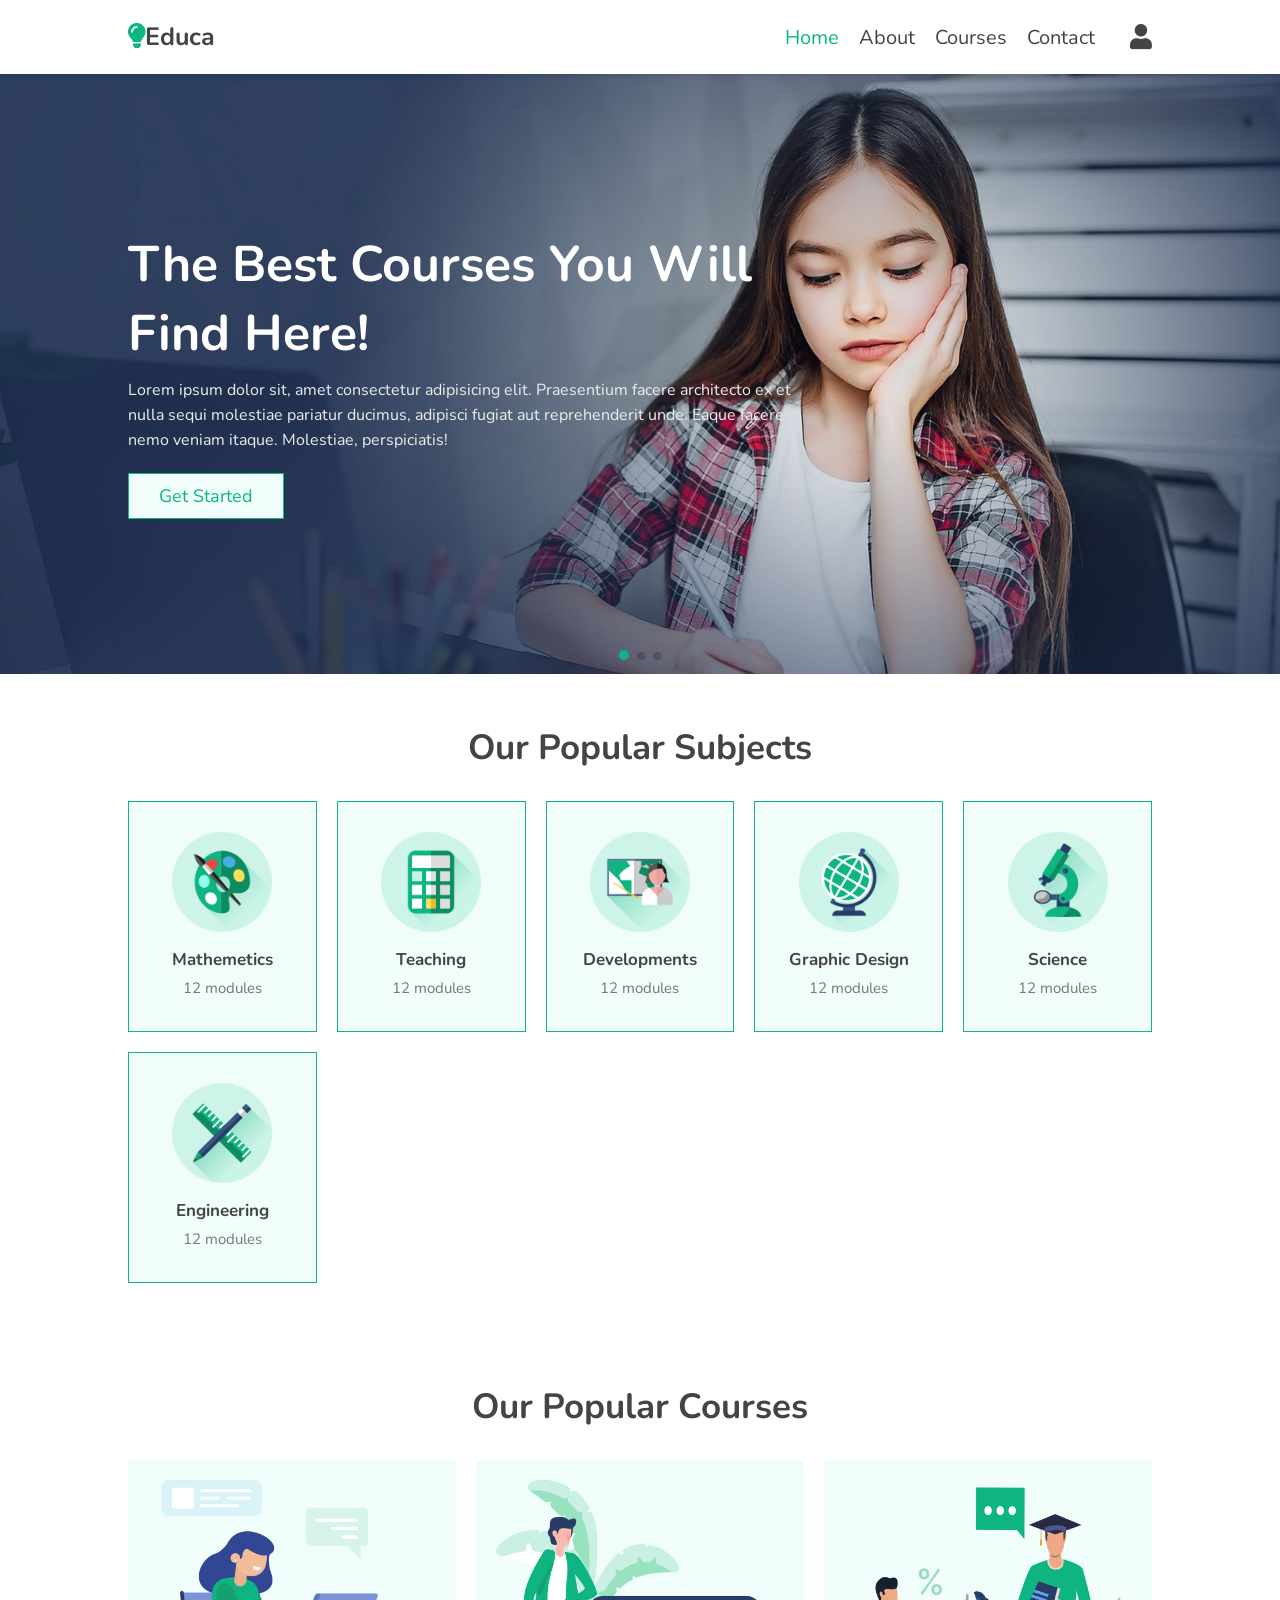
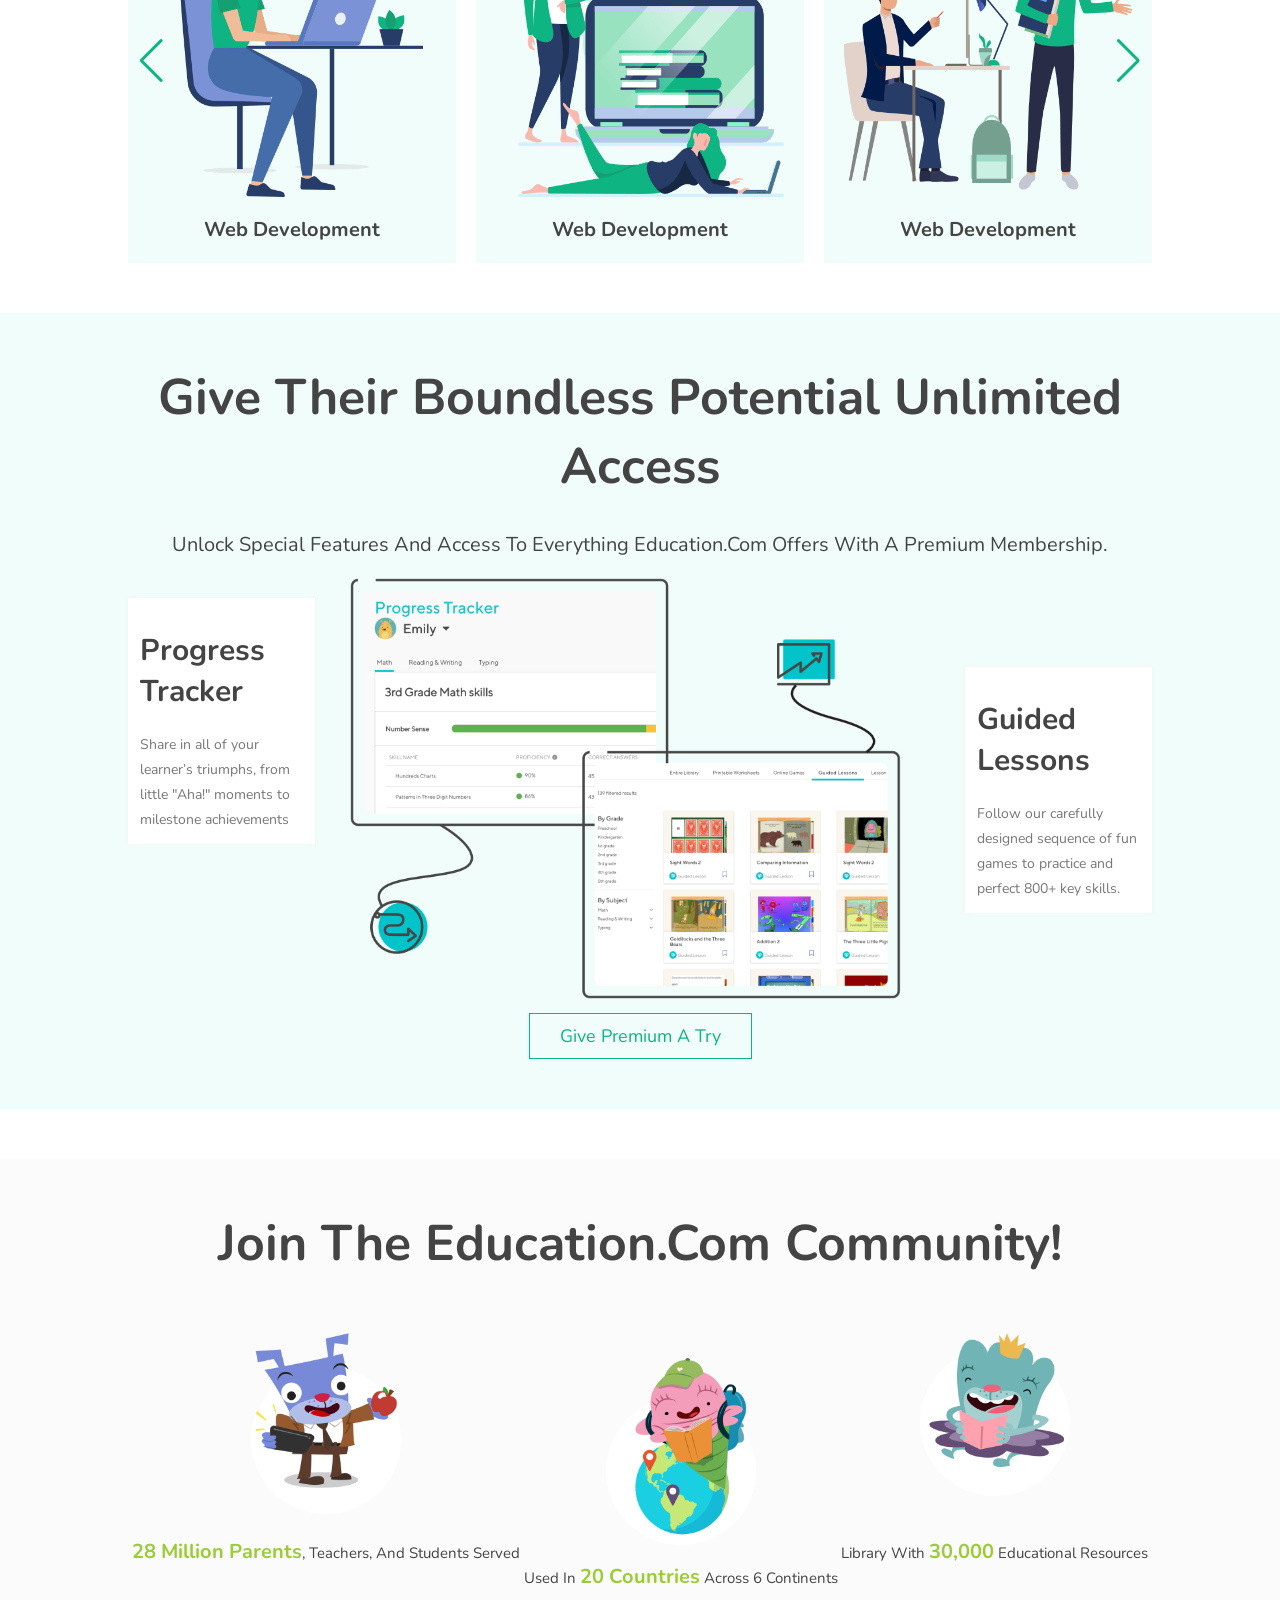
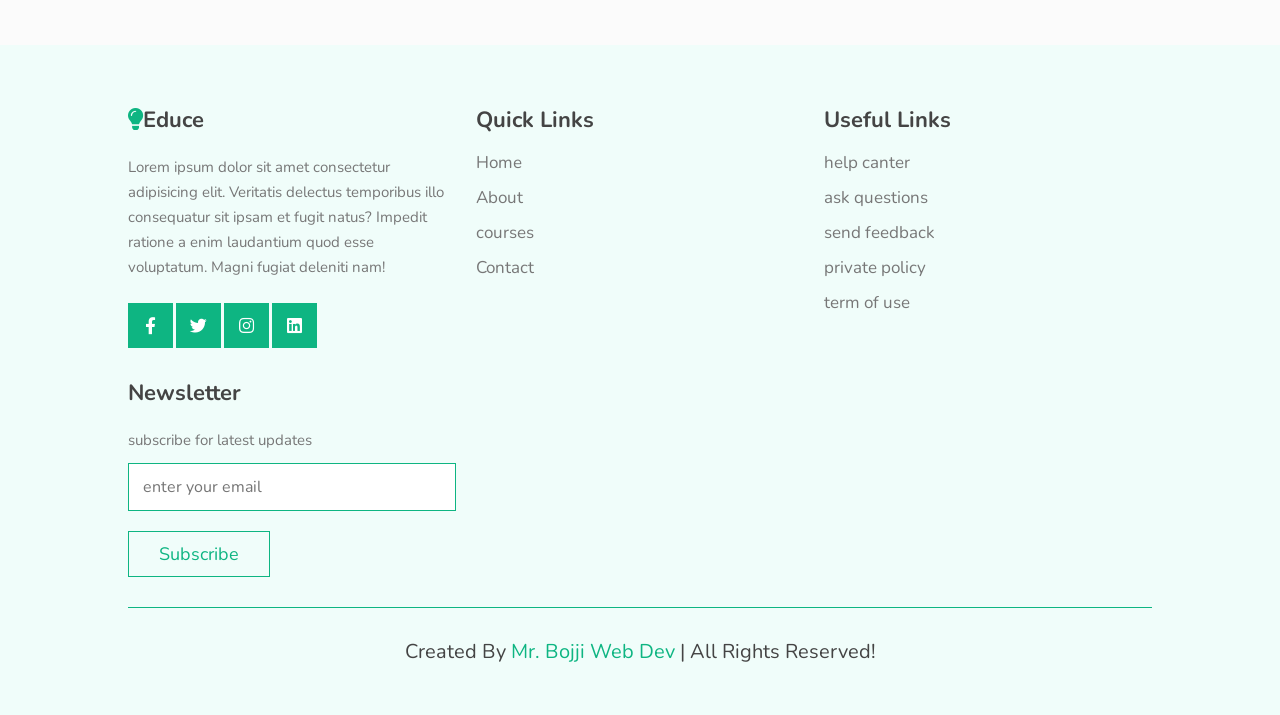
<file: index.html>
<!DOCTYPE html>
<html lang="en">
  <head>
    <meta charset="UTF-8" />
    <meta http-equiv="X-UA-Compatible" content="IE=edge" />
    <meta name="viewport" content="width=device-width, initial-scale=1.0" />
    <title>Leading Page With SCSS Home</title>
    <!-- font awesome cdn link-->
    <link
      rel="stylesheet"
      href="https://cdnjs.cloudflare.com/ajax/libs/font-awesome/5.15.4/css/all.min.css"
      integrity="sha512-1ycn6IcaQQ40/MKBW2W4Rhis/DbILU74C1vSrLJxCq57o941Ym01SwNsOMqvEBFlcgUa6xLiPY/NS5R+E6ztJQ=="
      crossorigin="anonymous"
      referrerpolicy="no-referrer"
    />
    <!-- swiper css link -->
    <link
      rel="stylesheet"
      href="https://unpkg.com/swiper@8/swiper-bundle.min.css"
    />
    <!-- custom css file link -->
    <link rel="stylesheet" href="./css/style.css" />
  </head>
  <body>
    <!-- header section starts -->
    <header class="header">
      <a href="#" class="logo"><i class="fas fa-lightbulb"></i>educa</a>

      <nav class="navbar">
        <div id="close-navbar" class="fas fa-times"></div>
        <a href="home.html" class="active">Home</a>
        <a href="about.html">About</a>
        <a href="courses.html">courses</a>
        <a href="contact.html">Contact</a>
      </nav>

      <div class="icons">
        <div id="account-btn" class="fas fa-user"></div>
        <div id="menu-btn" class="fas fa-bars"></div>
      </div>
    </header>

    <!-- Home Slide Banner-->
    <section class="home">
      <div class="swiper home-slider">
        <div class="swiper-wrapper">
          <section
            class="slide swiper-slide"
            style="background: url(./images/home-slide-1.jpg) no-repeat"
          >
            <div class="content">
              <h3>The best courses you will find here!</h3>
              <p>
                Lorem ipsum dolor sit, amet consectetur adipisicing elit.
                Praesentium facere architecto ex et nulla sequi molestiae
                pariatur ducimus, adipisci fugiat aut reprehenderit unde. Eaque
                facere nemo veniam itaque. Molestiae, perspiciatis!
              </p>
              <a href="#" class="btn">get started</a>
            </div>
          </section>

          <section
            class="slide swiper-slide"
            style="background: url(./images/home-slide-2.jpg) no-repeat"
          >
            <div class="content">
              <h3>The best courses you will find here!</h3>
              <p>
                Lorem ipsum dolor sit, amet consectetur adipisicing elit.
                Praesentium facere architecto ex et nulla sequi molestiae
                pariatur ducimus, adipisci fugiat aut reprehenderit unde. Eaque
                facere nemo veniam itaque. Molestiae, perspiciatis!
              </p>
              <a href="#" class="btn">get started</a>
            </div>
          </section>

          <section
            class="slide swiper-slide"
            style="background: url(./images/home-slide-3.jpg) no-repeat"
          >
            <div class="content">
              <h3>The best courses you will find here!</h3>
              <p>
                Lorem ipsum dolor sit, amet consectetur adipisicing elit.
                Praesentium facere architecto ex et nulla sequi molestiae
                pariatur ducimus, adipisci fugiat aut reprehenderit unde. Eaque
                facere nemo veniam itaque. Molestiae, perspiciatis!
              </p>
              <a href="#" class="btn">get started</a>
            </div>
          </section>
        </div>
        <div class="swiper-pagination"></div>
      </div>
    </section>

    <!-- Account Form  -->
    <section class="account-form">
      <div class="buttons">
        <span class="btn active login-btn">login</span>
        <span class="btn register-btn">register</span>
      </div>

      <form class="login-form active" action="">
        <div id="close-form" class="fas fa-times"></div>

        <h3>login now</h3>
        <input type="email" class="box" placeholder="enter your email" />
        <input type="password" class="box" placeholder="enter your email" />

        <div class="flex">
          <input type="checkbox" id="remember-me" />
          <label for="remember-me">remember me</label>
          <a href="#">forgot password?</a>
        </div>

        <input
          style="font-weight: 800"
          type="submit"
          value="login now"
          class="btn"
        />
      </form>

      <form class="register-form" action="">
        <div id="close-form" class="fas fa-times"></div>

        <h3>register now</h3>
        <input type="email" class="box" placeholder="enter your email" />
        <input type="password" class="box" placeholder="enter your password" />
        <input
          type="password"
          class="box"
          placeholder="confirm your password"
        />

        <input
          style="font-weight: 800"
          type="submit"
          value="register now"
          class="btn"
        />
      </form>
    </section>

    <!-- Subject -->
    <section class="subject">
      <h1 class="heading">our popular subjects</h1>
      <div class="box-container">
        <div class="box">
          <img src="./images/subject-icon-1.png" alt="" />
          <h3>mathemetics</h3>
          <p>12 modules</p>
        </div>

        <div class="box">
          <img src="./images/subject-icon-2.png" alt="" />
          <h3>teaching</h3>
          <p>12 modules</p>
        </div>

        <div class="box">
          <img src="./images/subject-icon-3.png" alt="" />
          <h3>developments</h3>
          <p>12 modules</p>
        </div>

        <div class="box">
          <img src="./images/subject-icon-4.png" alt="" />
          <h3>graphic design</h3>
          <p>12 modules</p>
        </div>

        <div class="box">
          <img src="./images/subject-icon-5.png" alt="" />
          <h3>science</h3>
          <p>12 modules</p>
        </div>

        <div class="box">
          <img src="./images/subject-icon-6.png" alt="" />
          <h3>engineering</h3>
          <p>12 modules</p>
        </div>
      </div>
    </section>

    <!-- Courses Slider -->
    <section class="home-courses">
      <h1 class="heading">our popular courses</h1>
      <div class="swiper home-courses-slider">
        <div class="swiper-wrapper">
          <div class="slide swiper-slide">
            <div class="image">
              <img src="./images/course-1-1.png" alt="" />
              <h3>web development</h3>
            </div>
            <div class="content">
              <h3>web development</h3>
              <p>
                Lorem ipsum dolor sit amet consectetur adipisicing elit. Dolorum
                voluptates quasi ?
              </p>
              <a href="#" class="btn">Read more</a>
            </div>
          </div>

          <div class="slide swiper-slide">
            <div class="image">
              <img src="./images/course-1-2.png" alt="" />
              <h3>web development</h3>
            </div>
            <div class="content">
              <h3>web development</h3>
              <p>
                Lorem ipsum dolor sit amet consectetur adipisicing elit. Dolorum
                voluptates quasi ?
              </p>
              <a href="#" class="btn">Read more</a>
            </div>
          </div>

          <div class="slide swiper-slide">
            <div class="image">
              <img src="./images/course-1-3.png" alt="" />
              <h3>web development</h3>
            </div>
            <div class="content">
              <h3>web development</h3>
              <p>
                Lorem ipsum dolor sit amet consectetur adipisicing elit. Dolorum
                voluptates quasi ?
              </p>
              <a href="#" class="btn">Read more</a>
            </div>
          </div>

          <div class="slide swiper-slide">
            <div class="image">
              <img src="./images/course-1-4.png" alt="" />
              <h3>web development</h3>
            </div>
            <div class="content">
              <h3>web development</h3>
              <p>
                Lorem ipsum dolor sit amet consectetur adipisicing elit. Dolorum
                voluptates quasi ?
              </p>
              <a href="#" class="btn">Read more</a>
            </div>
          </div>

          <div class="slide swiper-slide">
            <div class="image">
              <img src="./images/course-1-5.png" alt="" />
              <h3>web development</h3>
            </div>
            <div class="content">
              <h3>web development</h3>
              <p>
                Lorem ipsum dolor sit amet consectetur adipisicing elit. Dolorum
                voluptates quasi ?
              </p>
              <a href="#" class="btn">Read more</a>
            </div>
          </div>

          <div class="slide swiper-slide">
            <div class="image">
              <img src="./images/course-1-6.png" alt="" />
              <h3>web development</h3>
            </div>
            <div class="content">
              <h3>web development</h3>
              <p>
                Lorem ipsum dolor sit amet consectetur adipisicing elit. Dolorum
                voluptates quasi ?
              </p>
              <a href="#" class="btn">Read more</a>
            </div>
          </div>
        </div>
        <div class="prev swiper-button-prev"></div>
        <div class="next swiper-button-next"></div>
      </div>
    </section>

    <!-- notification section -->
    <div class="wrapper">
      <section class="notification">
        <h2 class="heading">Give their boundless potential unlimited access</h2>
        <p class="highlight">
          Unlock special features and access to everything Education.com offers
          with a Premium membership.
        </p>
        <div class="premium-info">
          <div class="progressTracker">
            <h4>Progress Tracker</h4>
            <div class="highlight">
              Share in all of your learner’s triumphs, from little "Aha!"
              moments to milestone achievements
            </div>
          </div>

          <div class="premimum-full">
            <img src="./images/premium-content3x.png" alt="" />
          </div>

          <div class="guidedLessons">
            <h4>Guided Lessons</h4>
            <div class="highlight">
              Follow our carefully designed sequence of fun games to practice
              and perfect 800+ key skills.
            </div>
          </div>
        </div>
        <button class="btn">Give premium a try</button>
      </section>
    </div>

    <!-- quotes-section section -->
    <div class="quotes">
      <section class="quotes-section">
        <h1 class="heading">Join the Education.com community!</h1>
        <div class="mascotList">
          <div class="mascot">
            <div class="image">
              <img src="./images/socialFloyd.png" alt="" />
            </div>
            <p class="bullet">
              <span>28 million parents</span>, teachers, and students served
            </p>
          </div>

          <div class="mascot">
            <div class="image">
              <img src="./images/socialIceCream.png" alt="" />
            </div>
            <p class="bullet">
              Used in <span>20 countries</span> across 6 continents
            </p>
          </div>

          <div class="mascot">
            <div class="image">
              <img src="./images/socialTuTu.png" alt="" />
            </div>
            <p class="bullet">
              Library with <span>30,000</span> educational resources
            </p>
          </div>
        </div>
        <div class="quotes-collection">
          <div class="quotes">
            <div class="quote"></div>
          </div>
        </div>
      </section>
    </div>

    <!-- Footer Section -->
    <section class="footer">
      <div class="box-container">
        <div class="box">
          <h3><i class="fas fa-lightbulb"></i>educe</h3>
          <p>
            Lorem ipsum dolor sit amet consectetur adipisicing elit. Veritatis
            delectus temporibus illo consequatur sit ipsam et fugit natus?
            Impedit ratione a enim laudantium quod esse voluptatum. Magni fugiat
            deleniti nam!
          </p>
          <div class="share">
            <a href="#" class="fab fa-facebook-f"></a>
            <a href="#" class="fab fa-twitter"></a>
            <a href="#" class="fab fa-instagram"></a>
            <a href="#" class="fab fa-linkedin"></a>
          </div>
        </div>

        <div class="box">
          <h3>quick links</h3>
          <a class="link" href="home.html">Home</a>
          <a class="link" href="about.html">About</a>
          <a class="link" href="courses.html">courses</a>
          <a class="link" href="contact.html">Contact</a>
        </div>

        <div class="box">
          <h3>useful links</h3>
          <a href="#" class="link">help canter</a>
          <a href="#" class="link">ask questions</a>
          <a href="#" class="link">send feedback</a>
          <a href="#" class="link">private policy</a>
          <a href="#" class="link">term of use</a>
        </div>

        <div class="box">
          <h3>newsletter</h3>
          <p>subscribe for latest updates</p>
          <form action="">
            <input
              type="email"
              name=""
              placeholder="enter your email"
              class="email"
            />
            <input type="submit" value="subscribe" class="btn" />
          </form>
        </div>
      </div>

      <div class="credit">
        created by <span>mr. Bojji web dev</span> | all rights reserved!
      </div>
    </section>

    <!-- swiper js link -->
    <script src="https://unpkg.com/swiper@8/swiper-bundle.min.js"></script>
    <!-- custom js file link -->
    <script src="./js/csript.js"></script>
  </body>
</html>
</file>
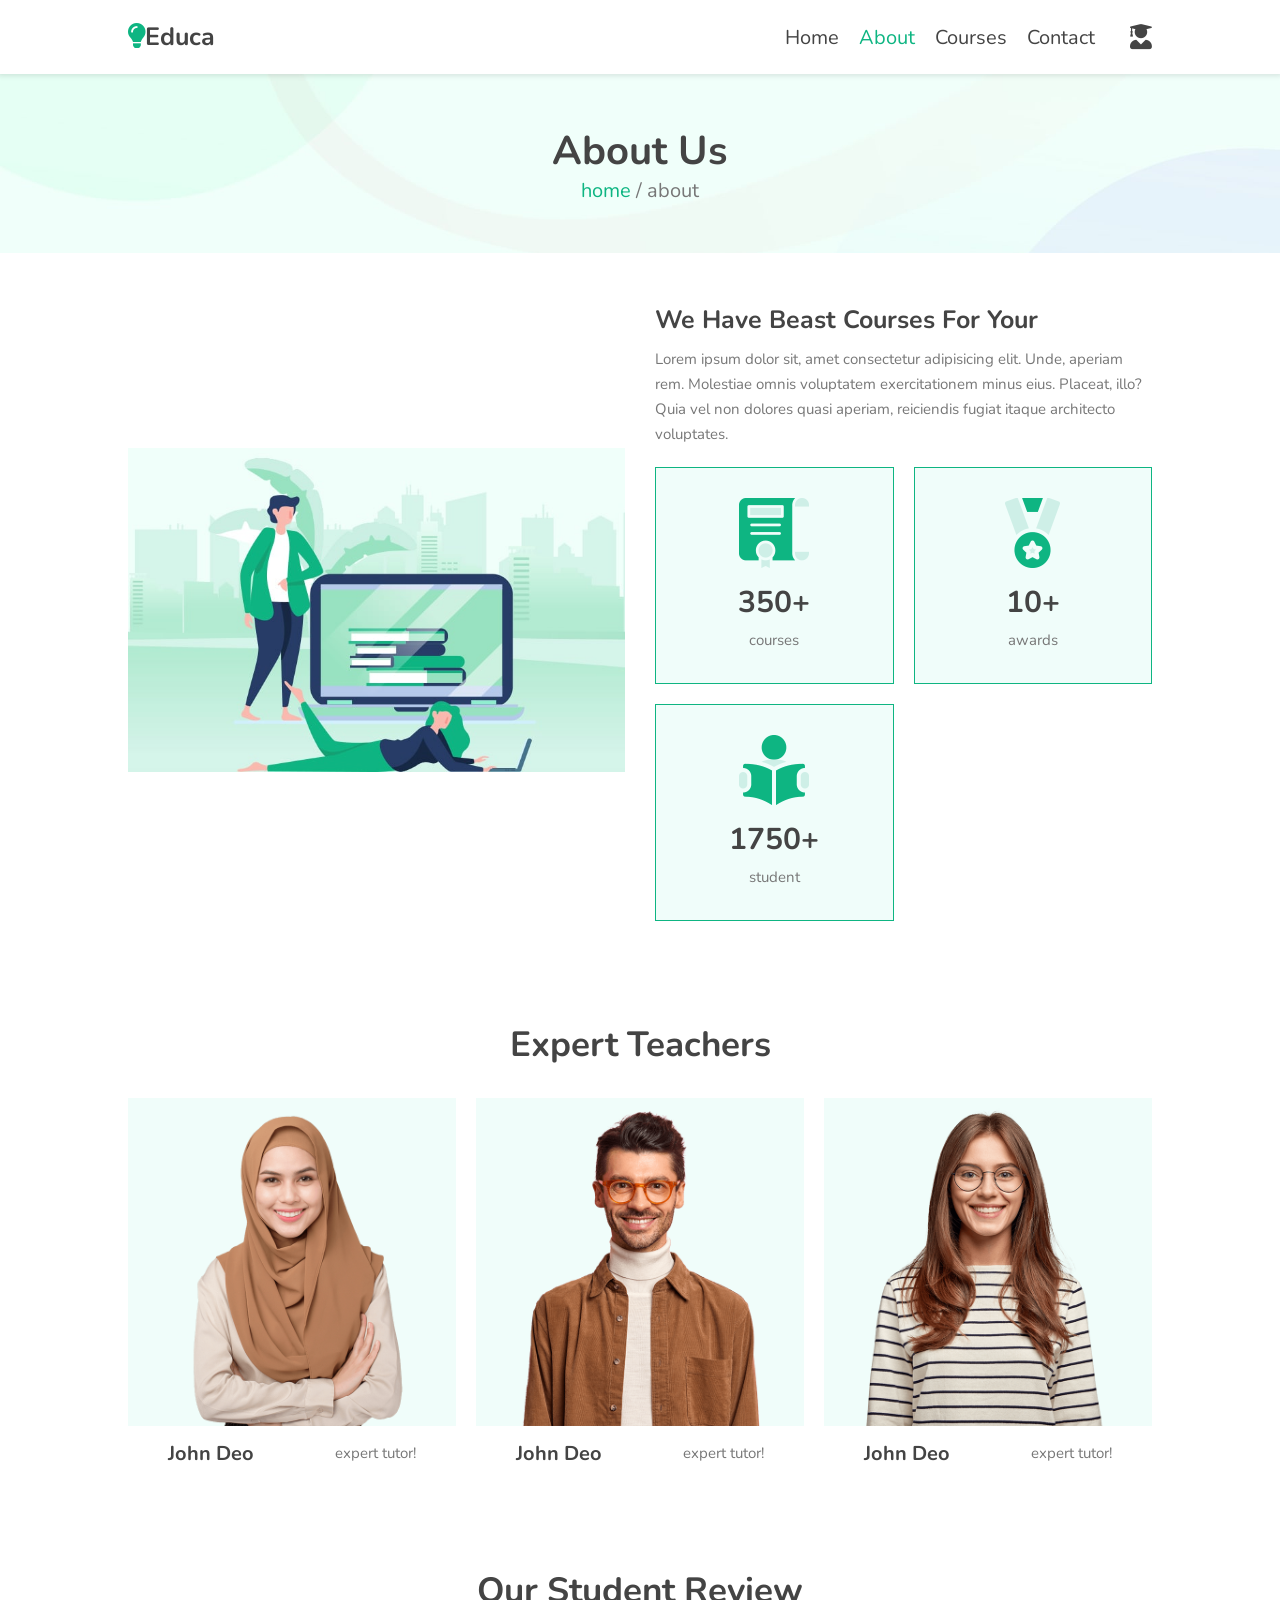
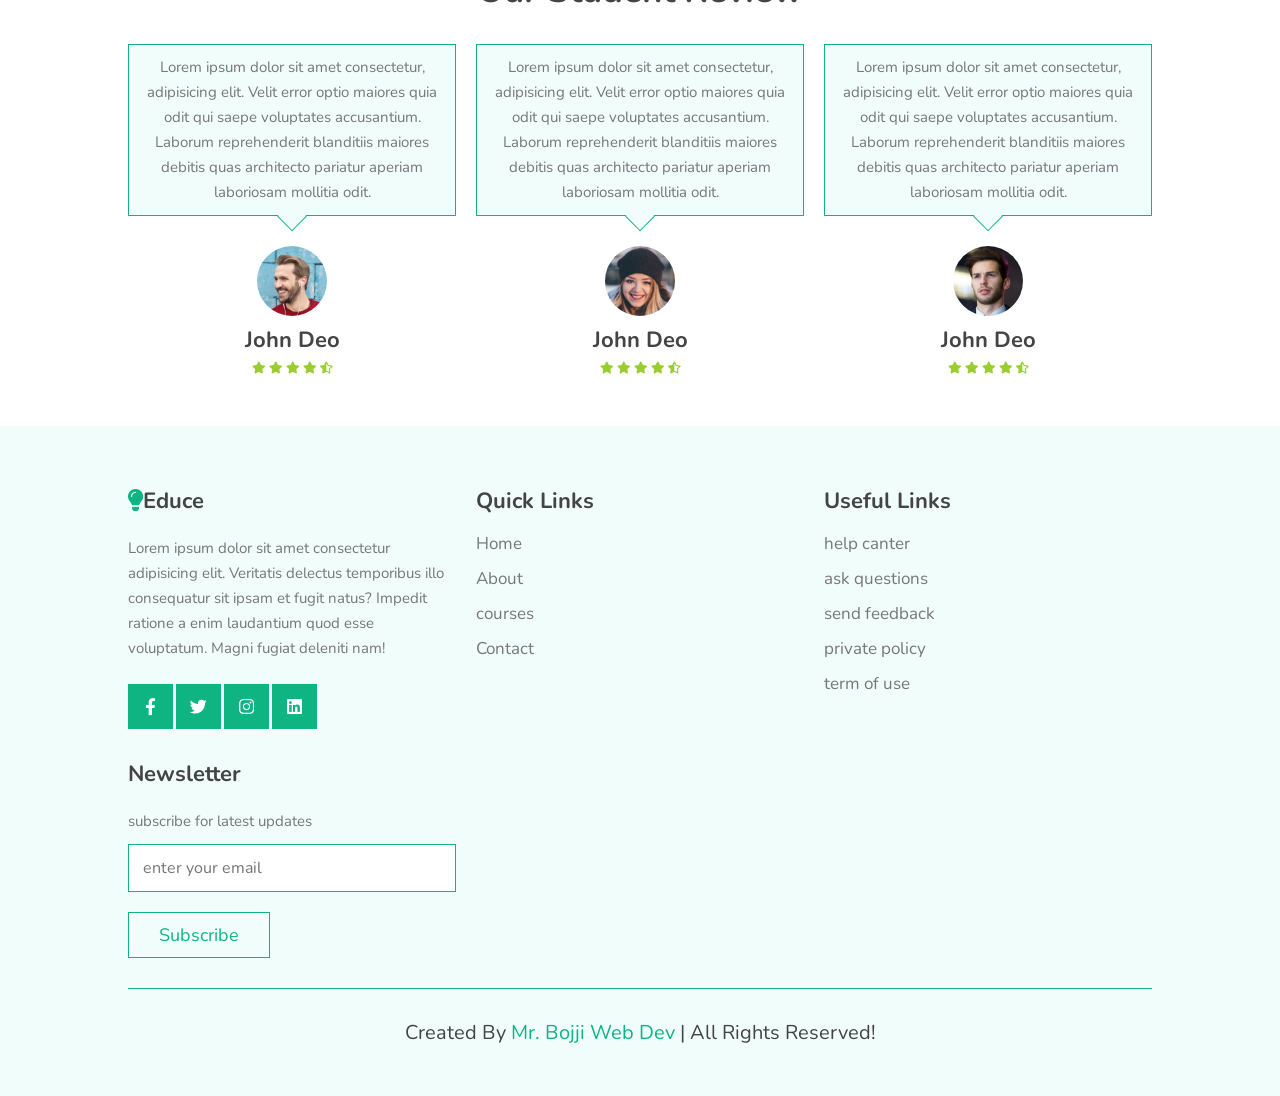
<file: about.html>
<!DOCTYPE html>
<html lang="en">
  <head>
    <meta charset="UTF-8" />
    <meta http-equiv="X-UA-Compatible" content="IE=edge" />
    <meta name="viewport" content="width=device-width, initial-scale=1.0" />
    <title>About</title>
    <!-- font awesome cdn link-->
    <link
      rel="stylesheet"
      href="https://cdnjs.cloudflare.com/ajax/libs/font-awesome/5.15.4/css/all.min.css"
      integrity="sha512-1ycn6IcaQQ40/MKBW2W4Rhis/DbILU74C1vSrLJxCq57o941Ym01SwNsOMqvEBFlcgUa6xLiPY/NS5R+E6ztJQ=="
      crossorigin="anonymous"
      referrerpolicy="no-referrer"
    />
    <!-- swiper css link -->
    <link
      rel="stylesheet"
      href="https://unpkg.com/swiper@8/swiper-bundle.min.css"
    />
    <!-- custom css file link -->
    <link rel="stylesheet" href="./css/style.css" />
  </head>
  <body>
    <!-- header section starts -->
    <header class="header">
      <a href="#" class="logo"><i class="fas fa-lightbulb"></i>educa</a>

      <nav class="navbar">
        <div id="close-navbar" class="fas fa-times"></div>
        <a href="index.html">Home</a>
        <a href="about.html" class="active">About</a>
        <a href="courses.html">courses</a>
        <a href="contact.html">Contact</a>
      </nav>

      <div class="icons">
        <div id="account-btn" class="fas fa-user-graduate"></div>
        <div id="menu-btn" class="fas fa-bars"></div>
      </div>
    </header>

    <!-- heading-link -->
    <section class="heading-link">
      <h3>about us</h3>
      <p><a href="index.html">home</a> / about</p>
    </section>

    <!-- About Section -->
    <section class="about">
      <div class="image">
        <img src="./images/about-img.jpg" alt="" />
      </div>
      <div class="content">
        <h3 class="about-title">we have beast courses for your</h3>
        <p>
          Lorem ipsum dolor sit, amet consectetur adipisicing elit. Unde,
          aperiam rem. Molestiae omnis voluptatem exercitationem minus eius.
          Placeat, illo? Quia vel non dolores quasi aperiam, reiciendis fugiat
          itaque architecto voluptates.
        </p>
        <div class="icons-container">
          <div class="icons">
            <img src="./images/about-icon-1.png" alt="" />
            <h3>350+</h3>
            <span>courses</span>
          </div>

          <div class="icons">
            <img src="./images/about-icon-3.png" alt="" />
            <h3>10+</h3>
            <span>awards</span>
          </div>

          <div class="icons">
            <img src="./images/about-icon-2.png" alt="" />
            <h3>1750+</h3>
            <span>student</span>
          </div>
        </div>
      </div>
    </section>

    <!-- Teachers Section-->
    <section class="teachers">
      <h1 class="heading">expert teachers</h1>
      <div class="teacher-slider swiper">
        <div class="swiper-wrapper">
          <div class="slide swiper-slide">
            <div class="image">
              <img src="./images/teacher-1.png" alt="" />
              <div class="share">
                <a href="#" class="fab fa-facebook-f"></a>
                <a href="#" class="fab fa-twitter"></a>
                <a href="#" class="fab fa-instagram"></a>
                <a href="#" class="fab fa-linkedin"></a>
              </div>
            </div>
            <div class="content">
              <h3>john deo</h3>
              <span>expert tutor!</span>
            </div>
          </div>

          <div class="slide swiper-slide">
            <div class="image">
              <img src="./images/teacher-2.png" alt="" />
              <div class="share">
                <a href="#" class="fab fa-facebook-f"></a>
                <a href="#" class="fab fa-twitter"></a>
                <a href="#" class="fab fa-instagram"></a>
                <a href="#" class="fab fa-linkedin"></a>
              </div>
            </div>
            <div class="content">
              <h3>john deo</h3>
              <span>expert tutor!</span>
            </div>
          </div>

          <div class="slide swiper-slide">
            <div class="image">
              <img src="./images/teacher-3.png" alt="" />
              <div class="share">
                <a href="#" class="fab fa-facebook-f"></a>
                <a href="#" class="fab fa-twitter"></a>
                <a href="#" class="fab fa-instagram"></a>
                <a href="#" class="fab fa-linkedin"></a>
              </div>
            </div>
            <div class="content">
              <h3>john deo</h3>
              <span>expert tutor!</span>
            </div>
          </div>

          <div class="slide swiper-slide">
            <div class="image">
              <img src="./images/teacher-4.png" alt="" />
              <div class="share">
                <a href="#" class="fab fa-facebook-f"></a>
                <a href="#" class="fab fa-twitter"></a>
                <a href="#" class="fab fa-instagram"></a>
                <a href="#" class="fab fa-linkedin"></a>
              </div>
            </div>
            <div class="content">
              <h3>john deo</h3>
              <span>expert tutor!</span>
            </div>
          </div>

          <div class="slide swiper-slide">
            <div class="image">
              <img src="./images/teacher-5.png" alt="" />
              <div class="share">
                <a href="#" class="fab fa-facebook-f"></a>
                <a href="#" class="fab fa-twitter"></a>
                <a href="#" class="fab fa-instagram"></a>
                <a href="#" class="fab fa-linkedin"></a>
              </div>
            </div>
            <div class="content">
              <h3>john deo</h3>
              <span>expert tutor!</span>
            </div>
          </div>

          <div class="slide swiper-slide">
            <div class="image">
              <img src="./images/teacher-6.png" alt="" />
              <div class="share">
                <a href="#" class="fab fa-facebook-f"></a>
                <a href="#" class="fab fa-twitter"></a>
                <a href="#" class="fab fa-instagram"></a>
                <a href="#" class="fab fa-linkedin"></a>
              </div>
            </div>
            <div class="content">
              <h3>john deo</h3>
              <span>expert tutor!</span>
            </div>
          </div>
        </div>
      </div>
    </section>

    <!-- Student Review -->
    <section class="reviews">
      <h1 class="heading">our student review</h1>
      <div class="reviews-slider swiper">
        <div class="swiper-wrapper">
          <div class="slide swiper-slide">
            <p>
              Lorem ipsum dolor sit amet consectetur, adipisicing elit. Velit
              error optio maiores quia odit qui saepe voluptates accusantium.
              Laborum reprehenderit blanditiis maiores debitis quas architecto
              pariatur aperiam laboriosam mollitia odit.
            </p>
            <img src="./images/pic-1.png" alt="" />
            <h3>john deo</h3>
            <div class="stars">
              <i class="fas fa-star"></i>
              <i class="fas fa-star"></i>
              <i class="fas fa-star"></i>
              <i class="fas fa-star"></i>
              <i class="fas fa-star-half-alt"></i>
            </div>
          </div>

          <div class="slide swiper-slide">
            <p>
              Lorem ipsum dolor sit amet consectetur, adipisicing elit. Velit
              error optio maiores quia odit qui saepe voluptates accusantium.
              Laborum reprehenderit blanditiis maiores debitis quas architecto
              pariatur aperiam laboriosam mollitia odit.
            </p>
            <img src="./images/pic-2.png" alt="" />
            <h3>john deo</h3>
            <div class="stars">
              <i class="fas fa-star"></i>
              <i class="fas fa-star"></i>
              <i class="fas fa-star"></i>
              <i class="fas fa-star"></i>
              <i class="fas fa-star-half-alt"></i>
            </div>
          </div>

          <div class="slide swiper-slide">
            <p>
              Lorem ipsum dolor sit amet consectetur, adipisicing elit. Velit
              error optio maiores quia odit qui saepe voluptates accusantium.
              Laborum reprehenderit blanditiis maiores debitis quas architecto
              pariatur aperiam laboriosam mollitia odit.
            </p>
            <img src="./images/pic-3.png" alt="" />
            <h3>john deo</h3>
            <div class="stars">
              <i class="fas fa-star"></i>
              <i class="fas fa-star"></i>
              <i class="fas fa-star"></i>
              <i class="fas fa-star"></i>
              <i class="fas fa-star-half-alt"></i>
            </div>
          </div>

          <div class="slide swiper-slide">
            <p>
              Lorem ipsum dolor sit amet consectetur, adipisicing elit. Velit
              error optio maiores quia odit qui saepe voluptates accusantium.
              Laborum reprehenderit blanditiis maiores debitis quas architecto
              pariatur aperiam laboriosam mollitia odit.
            </p>
            <img src="./images/pic-4.png" alt="" />
            <h3>john deo</h3>
            <div class="stars">
              <i class="fas fa-star"></i>
              <i class="fas fa-star"></i>
              <i class="fas fa-star"></i>
              <i class="fas fa-star"></i>
              <i class="fas fa-star-half-alt"></i>
            </div>
          </div>

          <div class="slide swiper-slide">
            <p>
              Lorem ipsum dolor sit amet consectetur, adipisicing elit. Velit
              error optio maiores quia odit qui saepe voluptates accusantium.
              Laborum reprehenderit blanditiis maiores debitis quas architecto
              pariatur aperiam laboriosam mollitia odit.
            </p>
            <img src="./images/pic-5.png" alt="" />
            <h3>john deo</h3>
            <div class="stars">
              <i class="fas fa-star"></i>
              <i class="fas fa-star"></i>
              <i class="fas fa-star"></i>
              <i class="fas fa-star"></i>
              <i class="fas fa-star-half-alt"></i>
            </div>
          </div>

          <div class="slide swiper-slide">
            <p>
              Lorem ipsum dolor sit amet consectetur, adipisicing elit. Velit
              error optio maiores quia odit qui saepe voluptates accusantium.
              Laborum reprehenderit blanditiis maiores debitis quas architecto
              pariatur aperiam laboriosam mollitia odit.
            </p>
            <img src="./images/pic-6.png" alt="" />
            <h3>john deo</h3>
            <div class="stars">
              <i class="fas fa-star"></i>
              <i class="fas fa-star"></i>
              <i class="fas fa-star"></i>
              <i class="fas fa-star"></i>
              <i class="fas fa-star-half-alt"></i>
            </div>
          </div>
        </div>
      </div>
    </section>

    <!-- Account form  -->
    <section class="account-form">
      <div class="buttons">
        <span class="btn active login-btn">login</span>
        <span class="btn register-btn">register</span>
      </div>

      <form class="login-form active" action="">
        <div id="close-form" class="fas fa-times"></div>

        <h3>login now</h3>
        <input type="email" class="box" placeholder="enter your email" />
        <input type="password" class="box" placeholder="enter your email" />

        <div class="flex">
          <input type="checkbox" id="remember-me" />
          <label for="remember-me">remember me</label>
          <a href="#">forgot password?</a>
        </div>

        <input type="submit" value="login now" class="btn" />
      </form>

      <form class="register-form" action="">
        <div id="close-form" class="fas fa-times"></div>

        <h3>register now</h3>
        <input type="email" class="box" placeholder="enter your email" />
        <input type="password" class="box" placeholder="enter your password" />
        <input
          type="password"
          class="box"
          placeholder="confirm your password"
        />

        <input type="submit" value="register now" class="btn" />
      </form>
    </section>

    <!-- Footer Section -->
    <section class="footer">
      <div class="box-container">
        <div class="box">
          <h3><i class="fas fa-lightbulb"></i>educe</h3>
          <p>
            Lorem ipsum dolor sit amet consectetur adipisicing elit. Veritatis
            delectus temporibus illo consequatur sit ipsam et fugit natus?
            Impedit ratione a enim laudantium quod esse voluptatum. Magni fugiat
            deleniti nam!
          </p>
          <div class="share">
            <a href="#" class="fab fa-facebook-f"></a>
            <a href="#" class="fab fa-twitter"></a>
            <a href="#" class="fab fa-instagram"></a>
            <a href="#" class="fab fa-linkedin"></a>
          </div>
        </div>

        <div class="box">
          <h3>quick links</h3>
          <a class="link" href="index.html">Home</a>
          <a class="link" href="about.html">About</a>
          <a class="link" href="courses.html">courses</a>
          <a class="link" href="contact.html">Contact</a>
        </div>

        <div class="box">
          <h3>useful links</h3>
          <a href="#" class="link">help canter</a>
          <a href="#" class="link">ask questions</a>
          <a href="#" class="link">send feedback</a>
          <a href="#" class="link">private policy</a>
          <a href="#" class="link">term of use</a>
        </div>

        <div class="box">
          <h3>newsletter</h3>
          <p>subscribe for latest updates</p>
          <form action="">
            <input
              type="email"
              name=""
              placeholder="enter your email"
              class="email"
            />
            <input type="submit" value="subscribe" class="btn" />
          </form>
        </div>
      </div>

      <div class="credit">
        created by <span>mr. Bojji web dev</span> | all rights reserved!
      </div>
    </section>

    <!-- swiper js link -->
    <script src="https://unpkg.com/swiper@8/swiper-bundle.min.js"></script>
    <!-- custom js file link -->
    <script src="./js/csript.js"></script>
  </body>
</html>
</file>
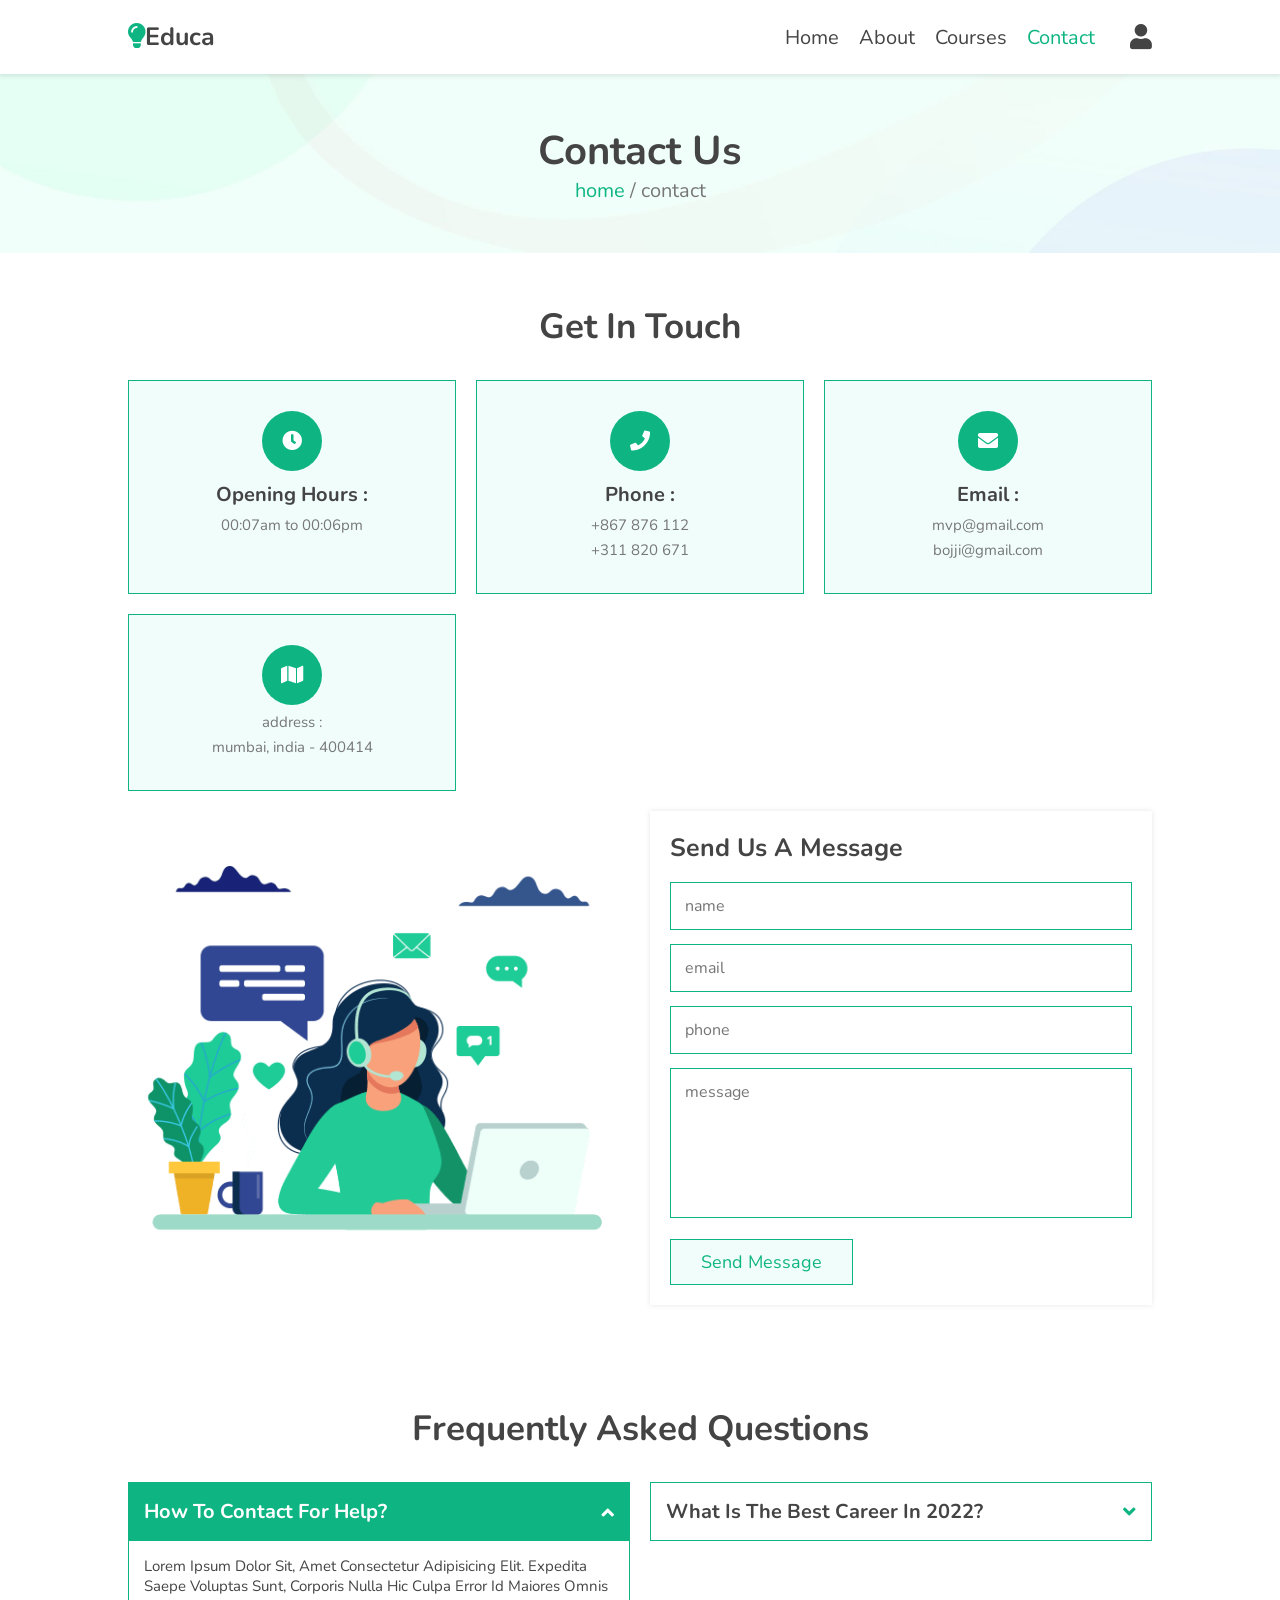
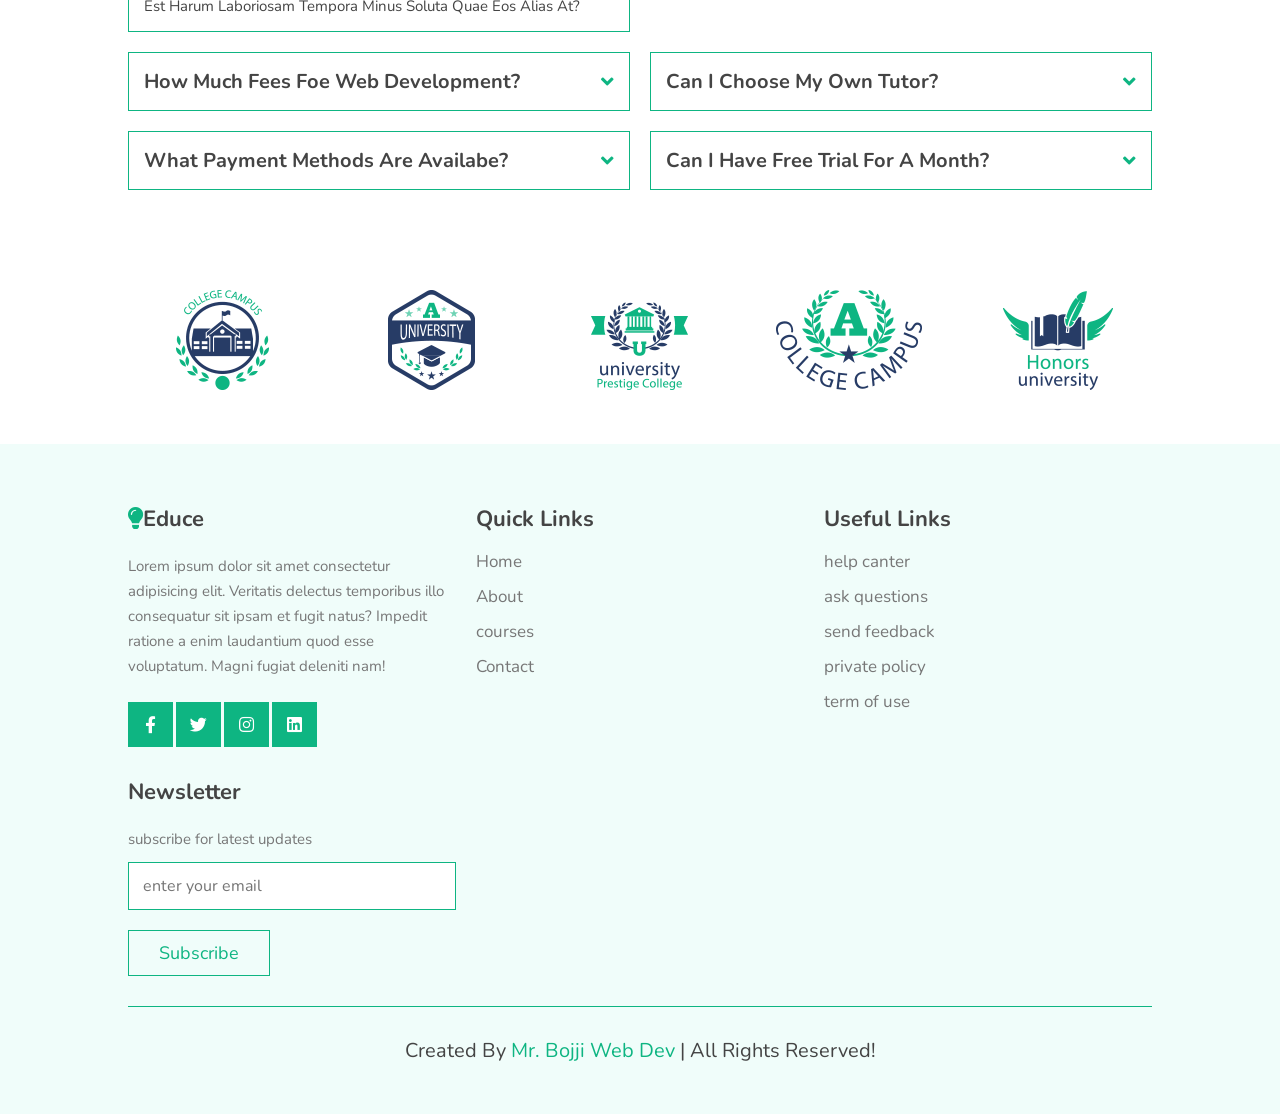
<file: contact.html>
<!DOCTYPE html>
<html lang="en">
  <head>
    <meta charset="UTF-8" />
    <meta http-equiv="X-UA-Compatible" content="IE=edge" />
    <meta name="viewport" content="width=device-width, initial-scale=1.0" />
    <title>About</title>
    <!-- font awesome cdn link-->
    <link
      rel="stylesheet"
      href="https://cdnjs.cloudflare.com/ajax/libs/font-awesome/5.15.4/css/all.min.css"
      integrity="sha512-1ycn6IcaQQ40/MKBW2W4Rhis/DbILU74C1vSrLJxCq57o941Ym01SwNsOMqvEBFlcgUa6xLiPY/NS5R+E6ztJQ=="
      crossorigin="anonymous"
      referrerpolicy="no-referrer"
    />
    <!-- swiper css link -->
    <link
      rel="stylesheet"
      href="https://unpkg.com/swiper@8/swiper-bundle.min.css"
    />
    <!-- custom css file link -->
    <link rel="stylesheet" href="./css/style.css" />
  </head>
  <body>
    <!-- header section starts -->
    <header class="header">
      <a href="#" class="logo"><i class="fas fa-lightbulb"></i>educa</a>

      <nav class="navbar">
        <div id="close-navbar" class="fas fa-times"></div>
        <a href="index.html">Home</a>
        <a href="about.html">About</a>
        <a href="courses.html">courses</a>
        <a href="contact.html" class="active">Contact</a>
      </nav>

      <div class="icons">
        <div id="account-btn" class="fas fa-user"></div>
        <div id="menu-btn" class="fas fa-bars"></div>
      </div>
    </header>

    <!-- heading-link -->
    <section class="heading-link">
      <h3>Contact us</h3>
      <p><a href="index.html">home</a> / contact</p>
    </section>

    <!-- contact section -->
    <section class="contact">
      <h1 class="heading">get in touch</h1>

      <div class="icons-container">
        <div class="icons">
          <i class="fas fa-clock"></i>
          <h3>opening hours :</h3>
          <p>00:07am to 00:06pm</p>
        </div>

        <div class="icons">
          <i class="fas fa-phone"></i>
          <h3>phone :</h3>
          <p>+867 876 112</p>
          <p>+311 820 671</p>
        </div>

        <div class="icons">
          <i class="fas fa-envelope"></i>
          <h3>email :</h3>
          <p>mvp@gmail.com</p>
          <p>bojji@gmail.com</p>
        </div>

        <div class="icons">
          <i class="fas fa-map"></i>
          <p>address :</p>
          <p>mumbai, india - 400414</p>
        </div>
      </div>

      <div class="row">
        <div class="image">
          <img src="./images/contact-img.png" alt="" />
        </div>

        <form action="">
          <h3>send us a message</h3>
          <input type="text" placeholder="name" class="box" />
          <input type="email" placeholder="email" class="box" />
          <input type="number" placeholder="phone" class="box" />
          <textarea class="box" placeholder="message"></textarea>
          <input type="submit" value="send message" class="btn" />
        </form>
      </div>
    </section>

    <!-- fag section -->
    <section class="fag">
      <h1 class="heading">frequently asked questions</h1>
      <div class="accordion-container">
        <div class="accordion active">
          <div class="accordion-heading">
            <h3>how to contact for help?</h3>
            <i class="fas fa-angle-down"></i>
          </div>
          <p class="accordion-content">
            Lorem ipsum dolor sit, amet consectetur adipisicing elit. Expedita
            saepe voluptas sunt, corporis nulla hic culpa error id maiores omnis
            est harum laboriosam tempora minus soluta quae eos alias at?
          </p>
        </div>

        <div class="accordion">
          <div class="accordion-heading">
            <h3>what is the best career in 2022?</h3>
            <i class="fas fa-angle-down"></i>
          </div>
          <p class="accordion-content">
            Lorem ipsum dolor sit, amet consectetur adipisicing elit. Expedita
            saepe voluptas sunt, corporis nulla hic culpa error id maiores omnis
            est harum laboriosam tempora minus soluta quae eos alias at?
          </p>
        </div>

        <div class="accordion">
          <div class="accordion-heading">
            <h3>how much fees foe web development?</h3>
            <i class="fas fa-angle-down"></i>
          </div>
          <p class="accordion-content">
            Lorem ipsum dolor sit, amet consectetur adipisicing elit. Expedita
            saepe voluptas sunt, corporis nulla hic culpa error id maiores omnis
            est harum laboriosam tempora minus soluta quae eos alias at?
          </p>
        </div>

        <div class="accordion">
          <div class="accordion-heading">
            <h3>can i choose my own tutor?</h3>
            <i class="fas fa-angle-down"></i>
          </div>
          <p class="accordion-content">
            Lorem ipsum dolor sit, amet consectetur adipisicing elit. Expedita
            saepe voluptas sunt, corporis nulla hic culpa error id maiores omnis
            est harum laboriosam tempora minus soluta quae eos alias at?
          </p>
        </div>

        <div class="accordion">
          <div class="accordion-heading">
            <h3>what payment methods are availabe?</h3>
            <i class="fas fa-angle-down"></i>
          </div>
          <p class="accordion-content">
            Lorem ipsum dolor sit, amet consectetur adipisicing elit. Expedita
            saepe voluptas sunt, corporis nulla hic culpa error id maiores omnis
            est harum laboriosam tempora minus soluta quae eos alias at?
          </p>
        </div>

        <div class="accordion">
          <div class="accordion-heading">
            <h3>can i have free trial for a month?</h3>
            <i class="fas fa-angle-down"></i>
          </div>
          <p class="accordion-content">
            Lorem ipsum dolor sit, amet consectetur adipisicing elit. Expedita
            saepe voluptas sunt, corporis nulla hic culpa error id maiores omnis
            est harum laboriosam tempora minus soluta quae eos alias at?
          </p>
        </div>
      </div>
    </section>

    <!-- logo slider -->
    <section class="logo-container">
      <div class="logo-slider swiper">
        <div class="swiper-wrapper">
          <div class="slide swiper-slide">
            <img src="./images/partner-logo-1.png" alt="" />
          </div>
          <div class="slide swiper-slide">
            <img src="./images/partner-logo-2.png" alt="" />
          </div>
          <div class="slide swiper-slide">
            <img src="./images/partner-logo-3.png" alt="" />
          </div>
          <div class="slide swiper-slide">
            <img src="./images/partner-logo-4.png" alt="" />
          </div>
          <div class="slide swiper-slide">
            <img src="./images/partner-logo-5.png" alt="" />
          </div>
        </div>
      </div>
    </section>

    <!-- Account form section starts -->
    <section class="account-form">
      <div class="buttons">
        <span class="btn active login-btn">login</span>
        <span class="btn register-btn">register</span>
      </div>

      <form class="login-form active" action="">
        <div id="close-form" class="fas fa-times"></div>

        <h3>login now</h3>
        <input type="email" class="box" placeholder="enter your email" />
        <input type="password" class="box" placeholder="enter your email" />

        <div class="flex">
          <input type="checkbox" id="remember-me" />
          <label for="remember-me">remember me</label>
          <a href="#">forgot password?</a>
        </div>

        <input type="submit" value="login now" class="btn" />
      </form>

      <form class="register-form" action="">
        <div id="close-form" class="fas fa-times"></div>

        <h3>register now</h3>
        <input type="email" class="box" placeholder="enter your email" />
        <input type="password" class="box" placeholder="enter your password" />
        <input
          type="password"
          class="box"
          placeholder="confirm your password"
        />

        <input type="submit" value="register now" class="btn" />
      </form>
    </section>

    <!-- Footer Section -->
    <section class="footer">
      <div class="box-container">
        <div class="box">
          <h3><i class="fas fa-lightbulb"></i>educe</h3>
          <p>
            Lorem ipsum dolor sit amet consectetur adipisicing elit. Veritatis
            delectus temporibus illo consequatur sit ipsam et fugit natus?
            Impedit ratione a enim laudantium quod esse voluptatum. Magni fugiat
            deleniti nam!
          </p>
          <div class="share">
            <a href="#" class="fab fa-facebook-f"></a>
            <a href="#" class="fab fa-twitter"></a>
            <a href="#" class="fab fa-instagram"></a>
            <a href="#" class="fab fa-linkedin"></a>
          </div>
        </div>

        <div class="box">
          <h3>quick links</h3>
          <a class="link" href="index.html">Home</a>
          <a class="link" href="about.html">About</a>
          <a class="link" href="courses.html">courses</a>
          <a class="link" href="contact.html">Contact</a>
        </div>

        <div class="box">
          <h3>useful links</h3>
          <a href="#" class="link">help canter</a>
          <a href="#" class="link">ask questions</a>
          <a href="#" class="link">send feedback</a>
          <a href="#" class="link">private policy</a>
          <a href="#" class="link">term of use</a>
        </div>

        <div class="box">
          <h3>newsletter</h3>
          <p>subscribe for latest updates</p>
          <form action="">
            <input
              type="email"
              name=""
              placeholder="enter your email"
              class="email"
            />
            <input type="submit" value="subscribe" class="btn" />
          </form>
        </div>
      </div>

      <div class="credit">
        created by <span>mr. Bojji web dev</span> | all rights reserved!
      </div>
    </section>

    <!-- swiper js link -->
    <script src="https://unpkg.com/swiper@8/swiper-bundle.min.js"></script>
    <!-- custom js file link -->
    <script src="./js/csript.js"></script>
  </body>
</html>
</file>
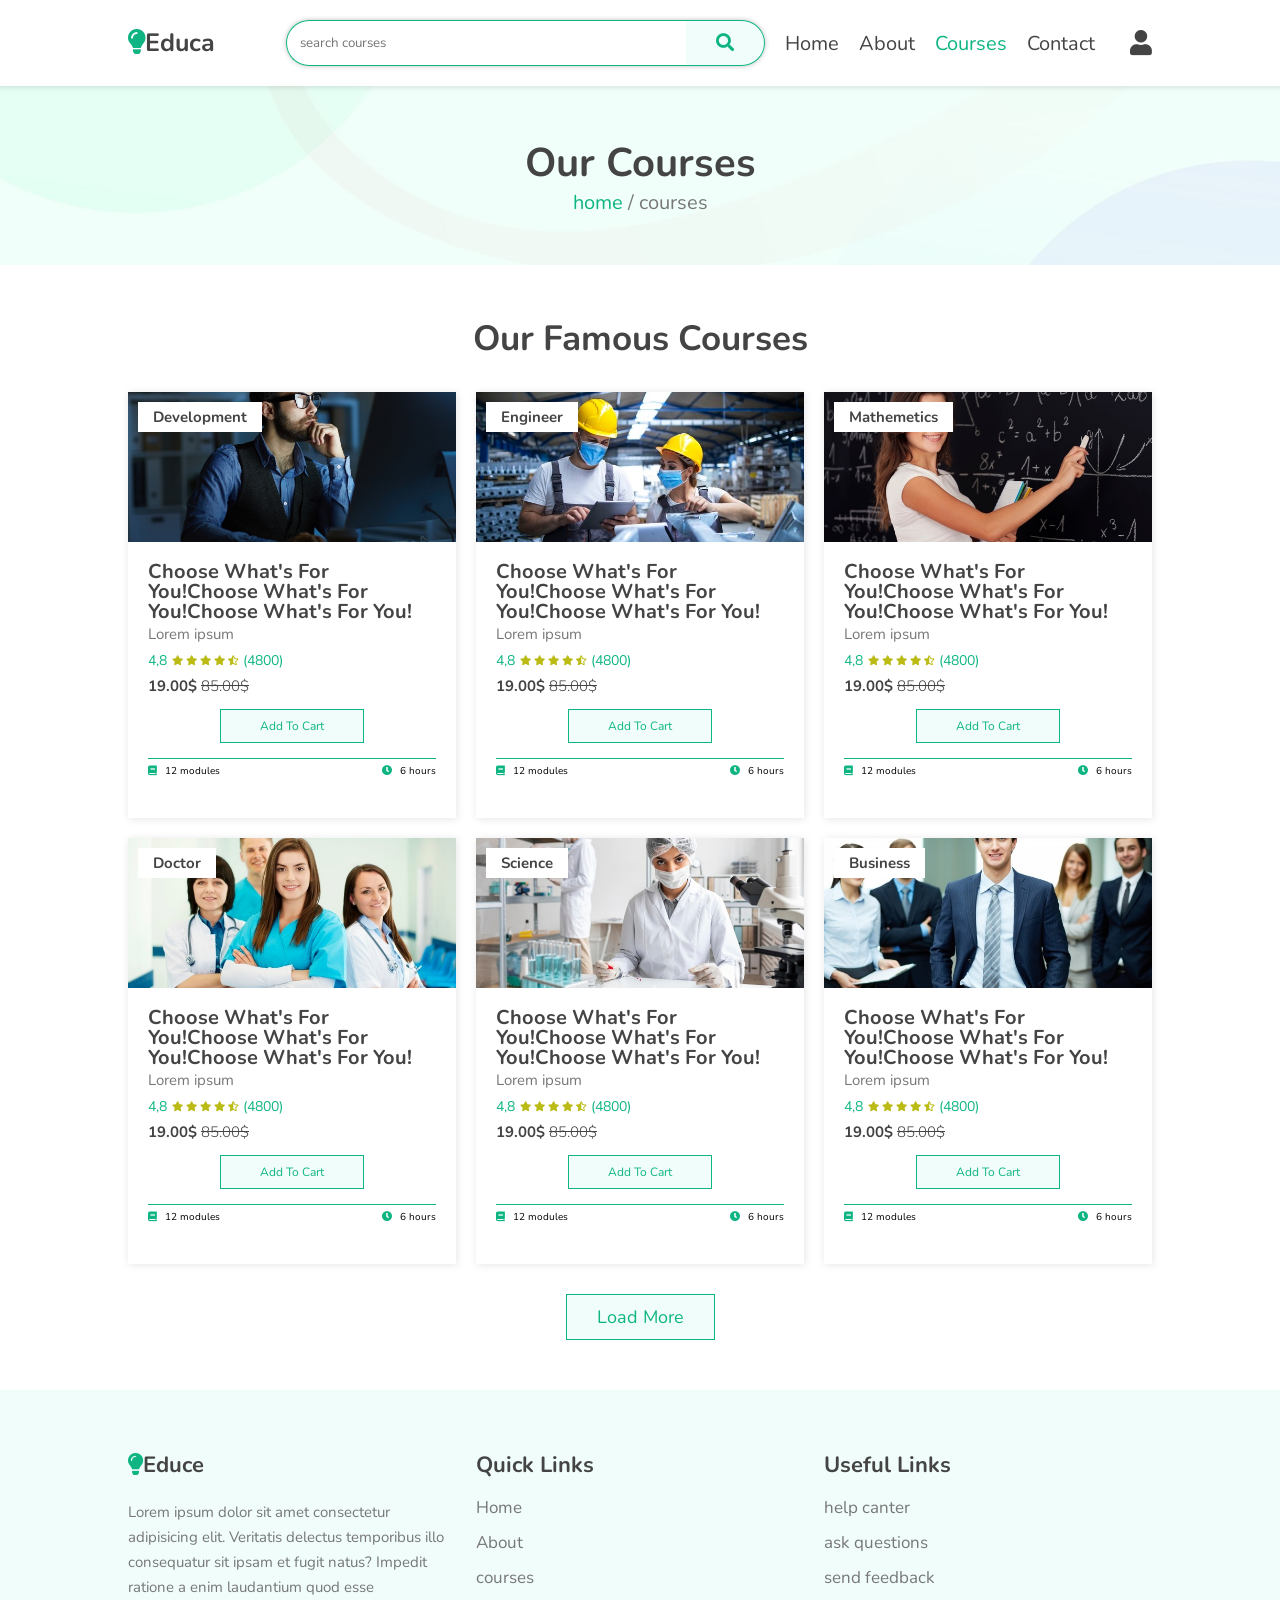
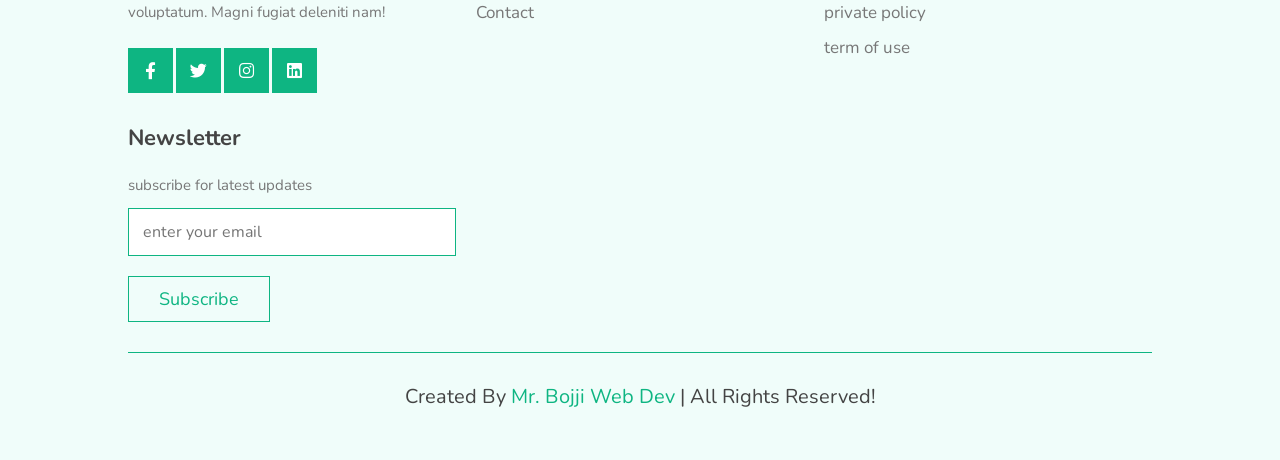
<file: courses.html>
<!DOCTYPE html>
<html lang="en">
  <head>
    <meta charset="UTF-8" />
    <meta http-equiv="X-UA-Compatible" content="IE=edge" />
    <meta name="viewport" content="width=device-width, initial-scale=1.0" />
    <title>Contact</title>
    <!-- font awesome cdn link-->
    <link
      rel="stylesheet"
      href="https://cdnjs.cloudflare.com/ajax/libs/font-awesome/5.15.4/css/all.min.css"
      integrity="sha512-1ycn6IcaQQ40/MKBW2W4Rhis/DbILU74C1vSrLJxCq57o941Ym01SwNsOMqvEBFlcgUa6xLiPY/NS5R+E6ztJQ=="
      crossorigin="anonymous"
      referrerpolicy="no-referrer"
    />
    <!-- swiper css link -->
    <link
      rel="stylesheet"
      href="https://unpkg.com/swiper@8/swiper-bundle.min.css"
    />
    <!-- custom css file link -->
    <link rel="stylesheet" href="./css/style.css" />
  </head>
  <body>
    <!-- header section starts -->
    <header class="header">
      <a href="#" class="logo"><i class="fas fa-lightbulb"></i>educa</a>

      <nav class="navbar">
        <div class="search">
          <input type="text" placeholder="search courses" />
          <button class="btn"><i class="fas fa-search"></i></button>
        </div>

        <div id="close-navbar" class="fas fa-times"></div>
        <a href="index.html">Home</a>
        <a href="about.html">About</a>
        <a href="courses.html" class="active">courses</a>
        <a href="contact.html">Contact</a>
      </nav>

      <div class="icons">
        <div id="account-btn" class="fas fa-user"></div>
        <div id="menu-btn" class="fas fa-bars"></div>
      </div>
    </header>

    <!-- heading-link -->
    <section class="heading-link">
      <h3>our courses</h3>
      <p><a href="index.html">home</a> / courses</p>
    </section>

    <!-- courses -->
    <section class="courses">
      <h1 class="heading">our famous courses</h1>
      <div class="box-container">
        <div class="box">
          <div class="image">
            <img src="./images/course-2-1.jpg" alt="" />
            <h3>development</h3>
          </div>
          <div class="content">
            <h3>
              choose what's for you!choose what's for you!choose what's for you!
            </h3>
            <p>Lorem ipsum</p>
            <div class="appreciate">
              <span>4,8</span>
              <div class="stars">
                <i class="fas fa-star"></i>
                <i class="fas fa-star"></i>
                <i class="fas fa-star"></i>
                <i class="fas fa-star"></i>
                <i class="fas fa-star-half-alt"></i>
              </div>
              <span>(4800)</span>
            </div>
            <div class="price">
              <p>19.00$ <span>85.00$</span></p>
            </div>
            <a href="#" class="btn">add to cart</a>
            <div class="icons">
              <span><i class="fas fa-book"></i> 12 modules</span>
              <span><i class="fas fa-clock"></i> 6 hours</span>
            </div>
          </div>
        </div>

        <div class="box">
          <div class="image">
            <img src="./images/course-2-2.jpg" alt="" />
            <h3>engineer</h3>
          </div>
          <div class="content">
            <h3>
              choose what's for you!choose what's for you!choose what's for you!
            </h3>
            <p>Lorem ipsum</p>
            <div class="appreciate">
              <span>4,8</span>
              <div class="stars">
                <i class="fas fa-star"></i>
                <i class="fas fa-star"></i>
                <i class="fas fa-star"></i>
                <i class="fas fa-star"></i>
                <i class="fas fa-star-half-alt"></i>
              </div>
              <span>(4800)</span>
            </div>
            <div class="price">
              <p>19.00$ <span>85.00$</span></p>
            </div>
            <a href="#" class="btn">add to cart</a>
            <div class="icons">
              <span><i class="fas fa-book"></i> 12 modules</span>
              <span><i class="fas fa-clock"></i> 6 hours</span>
            </div>
          </div>
        </div>

        <div class="box">
          <div class="image">
            <img src="./images/course-2-3.jpg" alt="" />
            <h3>mathemetics</h3>
          </div>
          <div class="content">
            <h3>
              choose what's for you!choose what's for you!choose what's for you!
            </h3>
            <p>Lorem ipsum</p>
            <div class="appreciate">
              <span>4,8</span>
              <div class="stars">
                <i class="fas fa-star"></i>
                <i class="fas fa-star"></i>
                <i class="fas fa-star"></i>
                <i class="fas fa-star"></i>
                <i class="fas fa-star-half-alt"></i>
              </div>
              <span>(4800)</span>
            </div>
            <div class="price">
              <p>19.00$ <span>85.00$</span></p>
            </div>
            <a href="#" class="btn">add to cart</a>
            <div class="icons">
              <span><i class="fas fa-book"></i> 12 modules</span>
              <span><i class="fas fa-clock"></i> 6 hours</span>
            </div>
          </div>
        </div>

        <div class="box">
          <div class="image">
            <img src="./images/course-2-4.jpg" alt="" />
            <h3>doctor</h3>
          </div>
          <div class="content">
            <h3>
              choose what's for you!choose what's for you!choose what's for you!
            </h3>
            <p>Lorem ipsum</p>
            <div class="appreciate">
              <span>4,8</span>
              <div class="stars">
                <i class="fas fa-star"></i>
                <i class="fas fa-star"></i>
                <i class="fas fa-star"></i>
                <i class="fas fa-star"></i>
                <i class="fas fa-star-half-alt"></i>
              </div>
              <span>(4800)</span>
            </div>
            <div class="price">
              <p>19.00$ <span>85.00$</span></p>
            </div>
            <a href="#" class="btn">add to cart</a>
            <div class="icons">
              <span><i class="fas fa-book"></i> 12 modules</span>
              <span><i class="fas fa-clock"></i> 6 hours</span>
            </div>
          </div>
        </div>

        <div class="box">
          <div class="image">
            <img src="./images/course-2-5.jpg" alt="" />
            <h3>science</h3>
          </div>
          <div class="content">
            <h3>
              choose what's for you!choose what's for you!choose what's for you!
            </h3>
            <p>Lorem ipsum</p>
            <div class="appreciate">
              <span>4,8</span>
              <div class="stars">
                <i class="fas fa-star"></i>
                <i class="fas fa-star"></i>
                <i class="fas fa-star"></i>
                <i class="fas fa-star"></i>
                <i class="fas fa-star-half-alt"></i>
              </div>
              <span>(4800)</span>
            </div>
            <div class="price">
              <p>19.00$ <span>85.00$</span></p>
            </div>
            <a href="#" class="btn">add to cart</a>
            <div class="icons">
              <span><i class="fas fa-book"></i> 12 modules</span>
              <span><i class="fas fa-clock"></i> 6 hours</span>
            </div>
          </div>
        </div>

        <div class="box">
          <div class="image">
            <img src="./images/course-2-6.jpg" alt="" />
            <h3>business</h3>
          </div>
          <div class="content">
            <h3>
              choose what's for you!choose what's for you!choose what's for you!
            </h3>
            <p>Lorem ipsum</p>
            <div class="appreciate">
              <span>4,8</span>
              <div class="stars">
                <i class="fas fa-star"></i>
                <i class="fas fa-star"></i>
                <i class="fas fa-star"></i>
                <i class="fas fa-star"></i>
                <i class="fas fa-star-half-alt"></i>
              </div>
              <span>(4800)</span>
            </div>
            <div class="price">
              <p>19.00$ <span>85.00$</span></p>
            </div>
            <a href="#" class="btn">add to cart</a>
            <div class="icons">
              <span><i class="fas fa-book"></i> 12 modules</span>
              <span><i class="fas fa-clock"></i> 6 hours</span>
            </div>
          </div>
        </div>

        <div class="box hide">
          <div class="image">
            <img src="./images/course-2-7.jpg" alt="" />
            <h3>teaching</h3>
          </div>
          <div class="content">
            <h3>
              choose what's for you!choose what's for you!choose what's for you!
            </h3>
            <p>Lorem ipsum</p>
            <div class="appreciate">
              <span>4,8</span>
              <div class="stars">
                <i class="fas fa-star"></i>
                <i class="fas fa-star"></i>
                <i class="fas fa-star"></i>
                <i class="fas fa-star"></i>
                <i class="fas fa-star-half-alt"></i>
              </div>
              <span>(4800)</span>
            </div>
            <div class="price">
              <p>19.00$ <span>85.00$</span></p>
            </div>
            <a href="#" class="btn">add to cart</a>
            <div class="icons">
              <span><i class="fas fa-book"></i> 12 modules</span>
              <span><i class="fas fa-clock"></i> 6 hours</span>
            </div>
          </div>
        </div>

        <div class="box hide">
          <div class="image">
            <img src="./images/course-2-8.jpg" alt="" />
            <h3>designing</h3>
          </div>
          <div class="content">
            <h3>
              choose what's for you!choose what's for you!choose what's for you!
            </h3>
            <p>Lorem ipsum</p>
            <div class="appreciate">
              <span>4,8</span>
              <div class="stars">
                <i class="fas fa-star"></i>
                <i class="fas fa-star"></i>
                <i class="fas fa-star"></i>
                <i class="fas fa-star"></i>
                <i class="fas fa-star-half-alt"></i>
              </div>
              <span>(4800)</span>
            </div>
            <div class="price">
              <p>19.00$ <span>85.00$</span></p>
            </div>
            <a href="#" class="btn">add to cart</a>
            <div class="icons">
              <span><i class="fas fa-book"></i> 12 modules</span>
              <span><i class="fas fa-clock"></i> 6 hours</span>
            </div>
          </div>
        </div>

        <div class="box hide">
          <div class="image">
            <img src="./images/course-2-9.jpg" alt="" />
            <h3>dancing</h3>
          </div>
          <div class="content">
            <h3>
              choose what's for you!choose what's for you!choose what's for you!
            </h3>
            <p>Lorem ipsum</p>
            <div class="appreciate">
              <span>4,8</span>
              <div class="stars">
                <i class="fas fa-star"></i>
                <i class="fas fa-star"></i>
                <i class="fas fa-star"></i>
                <i class="fas fa-star"></i>
                <i class="fas fa-star-half-alt"></i>
              </div>
              <span>(4800)</span>
            </div>
            <div class="price">
              <p>19.00$ <span>85.00$</span></p>
            </div>
            <a href="#" class="btn">add to cart</a>
            <div class="icons">
              <span><i class="fas fa-book"></i> 12 modules</span>
              <span><i class="fas fa-clock"></i> 6 hours</span>
            </div>
          </div>
        </div>
      </div>

      <div class="load-more">
        <div class="btn">load more</div>
      </div>
    </section>

    <!-- Account form section starts -->
    <section class="account-form">
      <div class="buttons">
        <span class="btn active login-btn">login</span>
        <span class="btn register-btn">register</span>
      </div>

      <form class="login-form active" action="">
        <div id="close-form" class="fas fa-times"></div>

        <h3>login now</h3>
        <input type="email" class="box" placeholder="enter your email" />
        <input type="password" class="box" placeholder="enter your email" />

        <div class="flex">
          <input type="checkbox" id="remember-me" />
          <label for="remember-me">remember me</label>
          <a href="#">forgot password?</a>
        </div>

        <input type="submit" value="login now" class="btn" />
      </form>

      <form class="register-form" action="">
        <div id="close-form" class="fas fa-times"></div>

        <h3>register now</h3>
        <input type="email" class="box" placeholder="enter your email" />
        <input type="password" class="box" placeholder="enter your password" />
        <input
          type="password"
          class="box"
          placeholder="confirm your password"
        />

        <input type="submit" value="register now" class="btn" />
      </form>
    </section>

    <!-- Footer Section -->
    <section class="footer">
      <div class="box-container">
        <div class="box">
          <h3><i class="fas fa-lightbulb"></i>educe</h3>
          <p>
            Lorem ipsum dolor sit amet consectetur adipisicing elit. Veritatis
            delectus temporibus illo consequatur sit ipsam et fugit natus?
            Impedit ratione a enim laudantium quod esse voluptatum. Magni fugiat
            deleniti nam!
          </p>
          <div class="share">
            <a href="#" class="fab fa-facebook-f"></a>
            <a href="#" class="fab fa-twitter"></a>
            <a href="#" class="fab fa-instagram"></a>
            <a href="#" class="fab fa-linkedin"></a>
          </div>
        </div>

        <div class="box">
          <h3>quick links</h3>
          <a class="link" href="index.html">Home</a>
          <a class="link" href="about.html">About</a>
          <a class="link" href="courses.html">courses</a>
          <a class="link" href="contact.html">Contact</a>
        </div>

        <div class="box">
          <h3>useful links</h3>
          <a href="#" class="link">help canter</a>
          <a href="#" class="link">ask questions</a>
          <a href="#" class="link">send feedback</a>
          <a href="#" class="link">private policy</a>
          <a href="#" class="link">term of use</a>
        </div>

        <div class="box">
          <h3>newsletter</h3>
          <p>subscribe for latest updates</p>
          <form action="">
            <input
              type="email"
              name=""
              placeholder="enter your email"
              class="email"
            />
            <input type="submit" value="subscribe" class="btn" />
          </form>
        </div>
      </div>

      <div class="credit">
        created by <span>mr. Bojji web dev</span> | all rights reserved!
      </div>
    </section>

    <!-- swiper js link -->
    <script src="https://unpkg.com/swiper@8/swiper-bundle.min.js"></script>
    <!-- custom js file link -->
    <script src="./js/csript.js"></script>
  </body>
</html>
</file>
<file: css/style.css>
/*------------------Media Query Responsive----------------*/
/*------------------Media Query----------------*/
@import url("https://fonts.googleapis.com/css2?family=Nunito:ital,wght@0,200;0,300;0,400;0,500;0,600;0,700;1,300&display=swap");
@media screen and (max-width: 1200px) {
  .header {
    padding: 2rem 5%;
  }

  section {
    padding: 3rem 5%;
  }
}
@media screen and (max-width: 991px) {
  html {
    font-size: 55%;
  }

  .header {
    font-size: 2rem;
  }

  section {
    padding: 3rem 2%;
  }

  .navbar .search {
    width: 250px;
    margin: 0;
  }
}
@media screen and (max-width: 768px) {
  .header {
    font-size: 2rem;
  }
  .header #menu-btn {
    display: inline-block;
  }
  .header .navbar {
    position: fixed;
    top: 0;
    right: -105%;
    width: 30rem;
    background: #fff;
    height: 100%;
    display: flex;
    flex-flow: column;
    justify-content: center;
    z-index: 1200;
  }
  .header .navbar .search {
    display: none;
  }
  .header .navbar #close-navbar {
    display: block;
  }
  .header .navbar.active {
    box-shadow: 0 0 0 100vw rgba(84, 83, 83, 0.6);
    right: 0;
  }
  .header .navbar a {
    display: block;
    margin: 1rem 0;
    text-align: center;
    font-size: 3rem;
  }

  /*-----Home Page------*/
  .home .slide .content h3 {
    font-size: 3rem;
  }
}
@media screen and (max-width: 450px) {
  html {
    font-size: 55%;
  }

  .heading {
    font-size: 3rem;
  }

  .about .content .about-title {
    font-size: 4rem;
  }

  .courses .box-container {
    width: 80%;
    margin: 0 auto;
  }
}
section {
  padding: 5rem 10%;
}

.heading {
  text-align: center;
  margin-bottom: 3rem;
  font-size: 3.5rem;
  text-transform: capitalize;
  color: #444;
}

.heading-link {
  text-align: center;
  background: url(../images/heading-bg.jpg) no-repeat;
  background-size: cover;
  background-position: center;
}
.heading-link h3 {
  font-size: 4rem;
  text-transform: capitalize;
  color: #444;
}
.heading-link p {
  font-size: 2rem;
  line-height: 2.5rem;
  color: #777;
}
.heading-link p a {
  color: #0eb582;
}
.heading-link p a:hover {
  text-decoration: underline;
}

.btn {
  display: inline-block;
  margin-top: 1rem;
  padding: 1rem 3rem;
  font-size: 1.8rem;
  border: 0.1rem solid #0eb582;
  background: #f0fdfa;
  color: #0eb582;
  cursor: pointer;
  text-transform: capitalize;
}
.btn:hover {
  background: #0eb582;
  color: #fff;
}

.header {
  position: sticky;
  top: 0;
  right: 0;
  left: 0;
  background: #fff;
  box-shadow: 0 0 0.5rem 0.2rem rgba(0, 0, 0, 0.1);
  padding: 2rem 10%;
  display: flex;
  align-items: center;
  z-index: 1000;
}
.header .logo {
  margin-right: auto;
  font-size: 2.5rem;
  text-transform: capitalize;
  color: #444;
  font-weight: bolder;
}
.header .logo i {
  color: #0eb582;
}
.header .navbar {
  position: relative;
  display: flex;
  align-items: center;
  justify-content: center;
}
.header .navbar .search {
  display: flex;
  border-radius: 50px;
  box-shadow: 0px 0px 5px 0px #c0bcbc;
  margin-right: 20px;
}
.header .navbar .search input {
  width: 400px;
  padding: 13px;
  border: 1px solid #0eb582;
  border-bottom-left-radius: 50px;
  border-top-left-radius: 50px;
  border-right: none;
}
.header .navbar .search button {
  margin: 0;
  border-bottom-right-radius: 50px;
  border-top-right-radius: 50px;
  border-left: none;
}
.header .navbar #close-navbar {
  position: absolute;
  top: 1.5rem;
  right: 2rem;
  font-size: 4rem;
  cursor: pointer;
  color: #444;
  display: none;
}
.header .navbar #close-navbar:hover {
  transform: rotate(90deg);
}
.header .navbar a {
  margin-right: 2rem;
  font-size: 2rem;
  text-transform: capitalize;
  color: #444;
}
.header .navbar a:hover {
  color: #0eb582;
}
.header .navbar .active {
  color: #0eb582;
}
.header .icons div {
  cursor: pointer;
  font-size: 2.5rem;
  color: #444;
  margin-left: 1.5rem;
}
.header .icons div:hover {
  color: #0eb582;
}
.header #menu-btn {
  display: none;
}

.account-form {
  position: fixed;
  top: 0;
  right: -100%;
  width: 35rem;
  background: #fff;
  display: flex;
  flex-flow: column;
  gap: 2rem;
  justify-content: center;
  height: 100%;
  z-index: 1200;
  padding: 2rem;
  text-align: center;
  transition: all 0.8s ease;
}
.account-form.active {
  right: 0;
  box-shadow: 0 0 5px 2px rgba(169, 168, 168, 0.1);
  transition: all 0.6s ease;
}
.account-form #close-form {
  position: absolute;
  top: 1.5rem;
  right: 2.5rem;
  font-size: 4rem;
  cursor: pointer;
  color: #444;
}
.account-form #close-form:hover {
  transform: rotate(90deg);
  color: #0eb582;
}
.account-form form {
  border: 0.1rem solid #0eb582;
  padding: 2rem;
  display: none;
}
.account-form form.active {
  display: block;
}
.account-form form h3 {
  font-size: 2.5rem;
  text-transform: capitalize;
  color: #444;
  padding-bottom: 0.5rem;
  text-transform: uppercase;
}
.account-form form .box {
  width: 100%;
  padding: 1.2rem 1.4rem;
  border: 0.1rem solid #0eb582;
  font-size: 1.6rem;
  margin: 0.7rem 0;
}
.account-form form .flex {
  padding: 1rem 0;
  display: flex;
  gap: 0.5rem;
  align-items: center;
}
.account-form form .flex label {
  font-size: 1.5em;
  color: #777;
  cursor: pointer;
}
.account-form form .flex a {
  font-size: 1.5em;
  color: #777;
  margin-left: auto;
}
.account-form form .flex a:hover {
  text-decoration: underline;
  color: #0eb582;
}
.account-form form .btn {
  width: 100%;
}
.account-form .buttons .btn {
  margin: 0 0.5rem;
}
.account-form .buttons .btn.active {
  background-color: #0eb582;
  color: #fff;
}

.footer {
  background: #f0fdfa;
}
.footer .box-container {
  display: grid;
  grid-template-columns: repeat(auto-fit, minmax(25rem, 1fr));
  gap: 2rem;
}
.footer .box-container .box h3 {
  font-size: 2.2rem;
  text-transform: capitalize;
  color: #444;
  padding: 1rem 0;
}
.footer .box-container .box h3 i {
  color: #0eb582;
}
.footer .box-container .box .share {
  margin-top: 1rem;
}
.footer .box-container .box .share a {
  height: 4.5rem;
  width: 4.5rem;
  line-height: 4.5rem;
  font-size: 1.7rem;
  background-color: #0eb582;
  color: #fff;
  margin-top: 0.3rem;
  text-align: center;
}
.footer .box-container .box .share a:hover {
  background-color: #444;
}
.footer .box-container .box .link {
  font-size: 1.7rem;
  line-height: 2.5rem;
  color: #777;
  padding: 0.5rem 0;
  display: block;
}
.footer .box-container .box .link:hover {
  color: #0eb582;
  text-decoration: underline;
}
.footer .box-container .box p {
  font-size: 1.5rem;
  line-height: 2.5rem;
  color: #777;
  padding: 1rem 0;
}
.footer .box-container .box .email {
  width: 100%;
  padding: 1.2rem 1.4rem;
  font-size: 1.6rem;
  border: 0.1rem solid #0eb582;
  margin-bottom: 1rem;
}
.footer .credit {
  text-align: center;
  margin-top: 3rem;
  padding-top: 3rem;
  font-size: 2rem;
  text-transform: capitalize;
  color: #444;
  border-top: 0.1rem solid #0eb582;
}
.footer .credit span {
  color: #0eb582;
}

/*-----------------+------------------*/
/*----------Go to Format Page---------- */
/*-----------------+------------------*/
/*-----------------+------------------*/
/*----------End Format Page---------- */
/*------------------+------------------*/
* {
  font-family: "Nunito", sans-serif;
  margin: 0;
  padding: 0;
  box-sizing: border-box;
  outline: none;
  border: none;
  text-decoration: none;
  transition: all 0.2s linear;
}

img {
  user-select: none;
}

html {
  font-size: 62.5%;
}
html::-webkit-scrollbar {
  width: 1rem;
}
html::-webkit-scrollbar-track {
  background: transparent;
}
html::-webkit-scrollbar-thumb {
  background: #0eb582;
}

/*------------------Media Query----------------*/
@media screen and (max-width: 1200px) {
  .header {
    padding: 2rem 5%;
  }

  section {
    padding: 3rem 5%;
  }
}
@media screen and (max-width: 991px) {
  html {
    font-size: 55%;
  }

  .header {
    font-size: 2rem;
  }

  section {
    padding: 3rem 2%;
  }

  .navbar .search {
    width: 250px;
    margin: 0;
  }
}
@media screen and (max-width: 768px) {
  .header {
    font-size: 2rem;
  }
  .header #menu-btn {
    display: inline-block;
  }
  .header .navbar {
    position: fixed;
    top: 0;
    right: -105%;
    width: 30rem;
    background: #fff;
    height: 100%;
    display: flex;
    flex-flow: column;
    justify-content: center;
    z-index: 1200;
  }
  .header .navbar .search {
    display: none;
  }
  .header .navbar #close-navbar {
    display: block;
  }
  .header .navbar.active {
    box-shadow: 0 0 0 100vw rgba(84, 83, 83, 0.6);
    right: 0;
  }
  .header .navbar a {
    display: block;
    margin: 1rem 0;
    text-align: center;
    font-size: 3rem;
  }

  /*-----Home Page------*/
  .home .slide .content h3 {
    font-size: 3rem;
  }
}
@media screen and (max-width: 450px) {
  html {
    font-size: 55%;
  }

  .heading {
    font-size: 3rem;
  }

  .about .content .about-title {
    font-size: 4rem;
  }

  .courses .box-container {
    width: 80%;
    margin: 0 auto;
  }
}
/*---------------Home Page--------------*/
.home {
  padding: 0;
}
.home .slide {
  display: flex;
  align-items: center;
  height: 60rem;
  background-size: cover !important;
  background-position: center !important;
}
.home .slide .content {
  width: 70rem;
}
.home .slide .content h3 {
  font-size: 5rem;
  text-transform: capitalize;
  color: #444;
  color: #fff;
}
.home .slide .content p {
  font-size: 1.6rem;
  line-height: 2.5rem;
  color: #777;
  color: #eee;
  padding: 1rem 0;
}

.swiper-pagination-bullet-active {
  background: #0eb582;
  width: 1rem;
  height: 1rem;
}

.subject .box-container {
  display: grid;
  grid-template-columns: repeat(auto-fit, minmax(16rem, 1fr));
  gap: 2rem;
}
.subject .box-container .box {
  padding: 3rem 2rem;
  text-align: center;
  border: 0.1rem solid #0eb582;
  background: #f0fdfa;
  cursor: pointer;
}
.subject .box-container .box:hover {
  background: #0eb582;
}
.subject .box-container .box:hover h3 {
  color: #fff;
}
.subject .box-container .box:hover p {
  color: #eee;
}
.subject .box-container .box img {
  height: 10rem;
  margin-bottom: 0.7rem;
}
.subject .box-container .box h3 {
  font-size: 1.7rem;
  text-transform: capitalize;
  color: #444;
  padding: 0.5rem 0;
}
.subject .box-container .box p {
  font-size: 1.5rem;
  line-height: 2.5rem;
  color: #777;
}

.home-courses .slide {
  text-align: center;
  position: relative;
  background: #f0fdfa;
  cursor: pointer;
  overflow: hidden;
}
.home-courses .slide:hover .content {
  bottom: 0;
}
.home-courses .slide .image {
  padding: 2rem;
}
.home-courses .slide .image img {
  width: 100%;
  margin-bottom: 1.5rem;
}
.home-courses .slide .image h3 {
  font-size: 2rem;
  text-transform: capitalize;
  color: #444;
}
.home-courses .slide .content {
  position: absolute;
  bottom: -100%;
  right: 0;
  left: 0;
  background: #0eb582;
  padding: 2rem 3rem;
}
.home-courses .slide .content h3 {
  font-size: 2rem;
  text-transform: capitalize;
  color: #444;
  color: #fff;
}
.home-courses .slide .content p {
  padding: 1rem 0;
  font-size: 1.5rem;
  line-height: 2.5rem;
  color: #777;
  color: #eee;
}
.home-courses .slide .content .btn:hover {
  background: #444;
}
.home-courses .swiper-button-next,
.home-courses .swiper-button-prev {
  color: #0eb582;
}

.wrapper {
  background: #f0fdfa;
  margin-bottom: 5rem;
}
.wrapper .notification {
  text-align: center;
}
.wrapper .notification h2 {
  font-size: 5rem;
  text-transform: capitalize;
  color: #444;
  text-align: center;
}
.wrapper .notification p {
  font-size: 2rem;
  text-transform: capitalize;
  color: #444;
  text-align: center;
  margin-bottom: 2rem;
}
.wrapper .notification .premium-info {
  display: flex;
  align-items: center;
  justify-content: center;
  gap: 1.5rem;
}
.wrapper .notification .premium-info .progressTracker {
  text-align: left;
  align-self: flex-start;
  background-color: white;
  box-shadow: 0px 0px 5px 0px #f2f5f0;
  padding: 1.2rem;
  margin-top: 2rem;
}
.wrapper .notification .premium-info .progressTracker h4 {
  font-size: 3rem;
  text-transform: capitalize;
  color: #444;
  margin: 2rem 0;
}
.wrapper .notification .premium-info .progressTracker .highlight {
  font-size: 1.4rem;
  line-height: 2.5rem;
  color: #777;
}
.wrapper .notification .premium-info .premimum-full {
  margin-left: 2rem;
}
.wrapper .notification .premium-info .premimum-full img {
  width: 600px;
}
.wrapper .notification .premium-info .guidedLessons {
  text-align: left;
  align-self: center;
  background-color: white;
  box-shadow: 0px 0px 5px 0px #f2f5f0;
  padding: 1.2rem;
}
.wrapper .notification .premium-info .guidedLessons h4 {
  font-size: 3rem;
  text-transform: capitalize;
  color: #444;
  margin: 2rem 0;
}
.wrapper .notification .premium-info .guidedLessons .highlight {
  font-size: 1.4rem;
  line-height: 2.5rem;
  color: #777;
}

.quotes {
  background: #fbfbfb;
}
.quotes h1 {
  font-size: 5rem;
  text-transform: capitalize;
  color: #444;
}
.quotes .quotes-section .mascotList {
  display: flex;
  align-items: center;
  justify-content: space-evenly;
}
.quotes .quotes-section .mascotList .mascot {
  display: flex;
  flex-direction: column;
}
.quotes .quotes-section .mascotList .mascot .image {
  height: 200px;
  margin: 0 auto;
}
.quotes .quotes-section .mascotList .mascot .image img {
  width: 150px;
  flex-shrink: 0;
}
.quotes .quotes-section .mascotList .mascot p {
  margin-top: 0 auto;
  flex: 1;
  padding: 0.5rem 0;
  font-size: 1.5rem;
  text-transform: capitalize;
  color: #444;
  word-wrap: break-word;
}
.quotes .quotes-section .mascotList .mascot p span {
  color: yellowgreen;
  font-size: 2rem;
  font-weight: bolder;
}
.quotes .quotes-section .mascotList .mascot:nth-child(2) {
  margin-top: 5rem;
}

/*---------------About Page--------------*/
.about {
  display: flex;
  align-items: center;
  flex-wrap: wrap;
  gap: 3rem;
}
.about .image {
  flex: 1 1 40rem;
}
.about .image img {
  width: 100%;
}
.about .content {
  flex: 1 1 40rem;
}
.about .content .about-title {
  font-size: 2.5rem;
  text-transform: capitalize;
  color: #444;
}
.about .content p {
  font-size: 1.5rem;
  line-height: 2.5rem;
  color: #777;
  padding: 1rem 0;
}
.about .content .icons-container {
  margin-top: 1rem;
  display: grid;
  grid-template-columns: repeat(auto-fit, minmax(16rem, 1fr));
  gap: 2rem;
}
.about .content .icons-container .icons {
  flex: 1 1 16rem;
  text-align: center;
  padding: 3rem 2rem;
  border: 0.1rem solid #0eb582;
  background: #f0fdfa;
}
.about .content .icons-container .icons img {
  height: 7rem;
  margin-bottom: 0.5rem;
}
.about .content .icons-container .icons h3 {
  font-size: 3rem;
  text-transform: capitalize;
  color: #444;
  padding: 0.5rem;
}
.about .content .icons-container .icons span {
  font-size: 1.5rem;
  line-height: 2.5rem;
  color: #777;
}

.teachers .slide {
  text-align: center;
  width: 30rem;
}
.teachers .slide:hover .image img {
  background: #0eb582;
}
.teachers .slide:hover .image .share {
  bottom: 0;
}
.teachers .slide .image {
  position: relative;
  overflow: hidden;
}
.teachers .slide .image img {
  background: #f0fdfa;
  width: 100%;
}
.teachers .slide .image .share {
  position: absolute;
  bottom: -10rem;
  left: 0;
  right: 0;
  background: rgba(0, 0, 0, 0.8);
  padding: 3rem;
}
.teachers .slide .image .share a {
  font-size: 2rem;
  margin: 0 1rem;
  color: #fff;
}
.teachers .slide .image .share a:hover {
  color: #0eb582;
}
.teachers .slide .content {
  display: flex;
  padding-top: 1rem;
  align-items: center;
  justify-content: space-around;
}
.teachers .slide .content h3 {
  font-size: 2rem;
  text-transform: capitalize;
  color: #444;
}
.teachers .slide .content span {
  font-size: 1.5rem;
  line-height: 2.5rem;
  color: #777;
}

.reviews .slide {
  text-align: center;
  width: 30rem;
}
.reviews .slide p {
  font-size: 1.5rem;
  line-height: 2.5rem;
  color: #777;
  position: relative;
  background: #f0fdfa;
  border: 0.1rem solid #0eb582;
  margin-bottom: 3rem;
  padding: 1rem;
}
.reviews .slide p::before {
  content: "";
  position: absolute;
  bottom: -1.2rem;
  left: 50%;
  transform: translate(-50%) rotate(45deg);
  background: #f0fdfa;
  border-bottom: 0.1rem solid #0eb582;
  border-right: 0.1rem solid #0eb582;
  height: 2rem;
  width: 2rem;
}
.reviews .slide img {
  height: 7rem;
  width: 7rem;
  border-radius: 50%;
}
.reviews .slide h3 {
  font-size: 2.2rem;
  text-transform: capitalize;
  color: #444;
  padding: 0.5rem 0;
}
.reviews .slide .stars {
  font-size: 1.2rem;
  color: yellowgreen;
}

/*---------------Courses Page--------------*/
.courses .box-container {
  display: grid;
  grid-template-columns: repeat(auto-fit, minmax(25rem, 1fr));
  gap: 2rem;
}
.courses .box-container .box {
  display: flex;
  flex-direction: column;
  box-shadow: 1px 1px 8px 0px #e8e5e5;
  cursor: pointer;
}
.courses .box-container .box:hover .image img {
  transform: scale(1.1);
}
.courses .box-container .box:hover {
  box-shadow: 1px 1px 8px 0px #9dfdf8;
}
.courses .box-container .box.hide {
  display: none;
}
.courses .box-container .box .image {
  height: 15rem;
  overflow: hidden;
  position: relative;
  flex-shrink: 0;
}
.courses .box-container .box .image img {
  height: 100%;
  width: 100%;
  object-fit: cover;
}
.courses .box-container .box .image h3 {
  font-size: 1.5rem;
  text-transform: capitalize;
  color: #444;
  position: absolute;
  top: 1rem;
  left: 1rem;
  padding: 0.5rem 1.5rem;
  background: #fff;
}
.courses .box-container .box .content {
  padding: 2rem;
  display: flex;
  flex-direction: column;
  flex: 1;
}
.courses .box-container .box .content h3 {
  font-size: 2rem;
  text-transform: capitalize;
  color: #444;
  line-height: 2rem;
}
.courses .box-container .box .content p {
  font-size: 1.5rem;
  line-height: 2.5rem;
  color: #777;
  flex: 1;
}
.courses .box-container .box .content .appreciate {
  padding: 0.4rem 0;
  display: flex;
  align-items: center;
  justify-content: start;
  color: rgb(187, 187, 22);
}
.courses .box-container .box .content .appreciate span {
  font-size: 1.4rem;
  color: #0eb582;
}
.courses .box-container .box .content .appreciate .stars {
  margin: 0 0.5rem;
}
.courses .box-container .box .content .price p {
  font-weight: 700;
  color: #444;
}
.courses .box-container .box .content .price p span {
  font-weight: 300;
  text-decoration: line-through;
}
.courses .box-container .box .content a {
  align-self: center;
  text-align: center;
  width: 50%;
  font-size: 1.2rem;
  padding: 0.8rem;
  margin-bottom: 1.5rem;
}
.courses .box-container .box .content .icons {
  display: flex;
  align-items: center;
  justify-content: space-between;
  margin-bottom: 2rem;
  border-top: 0.1rem solid #0eb582;
  margin-top: auto;
  flex-shrink: 0;
}
.courses .box-container .box .content .icons span {
  padding-top: 0.5rem;
}
.courses .box-container .box .content .icons span i {
  color: #0eb582;
  padding-right: 0.5rem;
}
.courses .load-more {
  margin-top: 2rem;
  text-align: center;
}

/*---------------Contact Page--------------*/
.contact .icons-container {
  display: grid;
  grid-template-columns: repeat(auto-fit, minmax(25rem, 1fr));
  gap: 2rem;
  margin-bottom: 2rem;
}
.contact .icons-container .icons {
  text-align: center;
  padding: 3rem 2rem;
  border: 0.1rem solid #0eb582;
  background: #f0fdfa;
  cursor: pointer;
}
.contact .icons-container .icons:hover {
  box-shadow: 0px 0px 14px 0px rgba(54, 145, 181, 0.43);
  border: none;
}
.contact .icons-container .icons i {
  height: 6rem;
  width: 6rem;
  line-height: 6rem;
  font-size: 2rem;
  border-radius: 50%;
  margin-bottom: 0.5rem;
  color: #fff;
  background: #0eb582;
}
.contact .icons-container .icons h3 {
  font-size: 2rem;
  text-transform: capitalize;
  color: #444;
  padding: 0.5rem 0;
}
.contact .icons-container .icons p {
  font-size: 1.5rem;
  line-height: 2.5rem;
  color: #777;
}
.contact .row {
  display: flex;
  align-items: center;
  flex-wrap: wrap;
  gap: 2rem;
}
.contact .row .image {
  flex: 1 1 40rem;
}
.contact .row .image img {
  width: 100%;
}
.contact .row form {
  flex: 1 1 40rem;
  box-shadow: 0px 0px 5px 0px rgba(202, 200, 200, 0.43);
  padding: 2rem;
}
.contact .row form h3 {
  font-size: 2.5rem;
  text-transform: capitalize;
  color: #444;
  padding-bottom: 1rem;
}
.contact .row form .box {
  width: 100%;
  padding: 1.2rem 1.4rem;
  border: 0.1rem solid #0eb582;
  font-size: 1.6rem;
  margin: 0.7rem 0;
}
.contact .row form .box:focus {
  background: #0eb582;
  color: #fff;
}
.contact .row form .box:focus::placeholder {
  color: #eee;
}
.contact .row form textarea {
  height: 15rem;
  resize: none;
}

.fag .accordion-container {
  display: flex;
  flex-wrap: wrap;
  gap: 2rem;
  align-items: flex-start;
}
.fag .accordion-container .accordion {
  flex: 1 1 40rem;
  border: 0.1rem solid #0eb582;
}
.fag .accordion-container .accordion.active .accordion-heading {
  background: #0eb582;
}
.fag .accordion-container .accordion.active .accordion-heading h3 {
  color: #fff;
}
.fag .accordion-container .accordion.active .accordion-heading i {
  color: #fff;
  transform: rotate(180deg);
}
.fag .accordion-container .accordion.active .accordion-content {
  display: block;
}
.fag .accordion-container .accordion .accordion-heading {
  display: flex;
  align-items: center;
  justify-content: space-between;
  gap: 1rem;
  padding: 1.5rem;
  cursor: pointer;
}
.fag .accordion-container .accordion .accordion-heading h3 {
  font-size: 2rem;
  text-transform: capitalize;
  color: #444;
}
.fag .accordion-container .accordion .accordion-heading i {
  font-size: 2rem;
  color: #0eb582;
}
.fag .accordion-container .accordion .accordion-content {
  padding: 1.5rem;
  font-size: 1.5rem;
  text-transform: capitalize;
  color: #444;
  border-top: 0.1rem solid #0eb582;
  display: none;
}

.logo-slider {
  text-align: center;
}
.logo-slider img {
  height: 10rem;
  pointer-events: none;
}

/*# sourceMappingURL=style.css.map */
</file>
